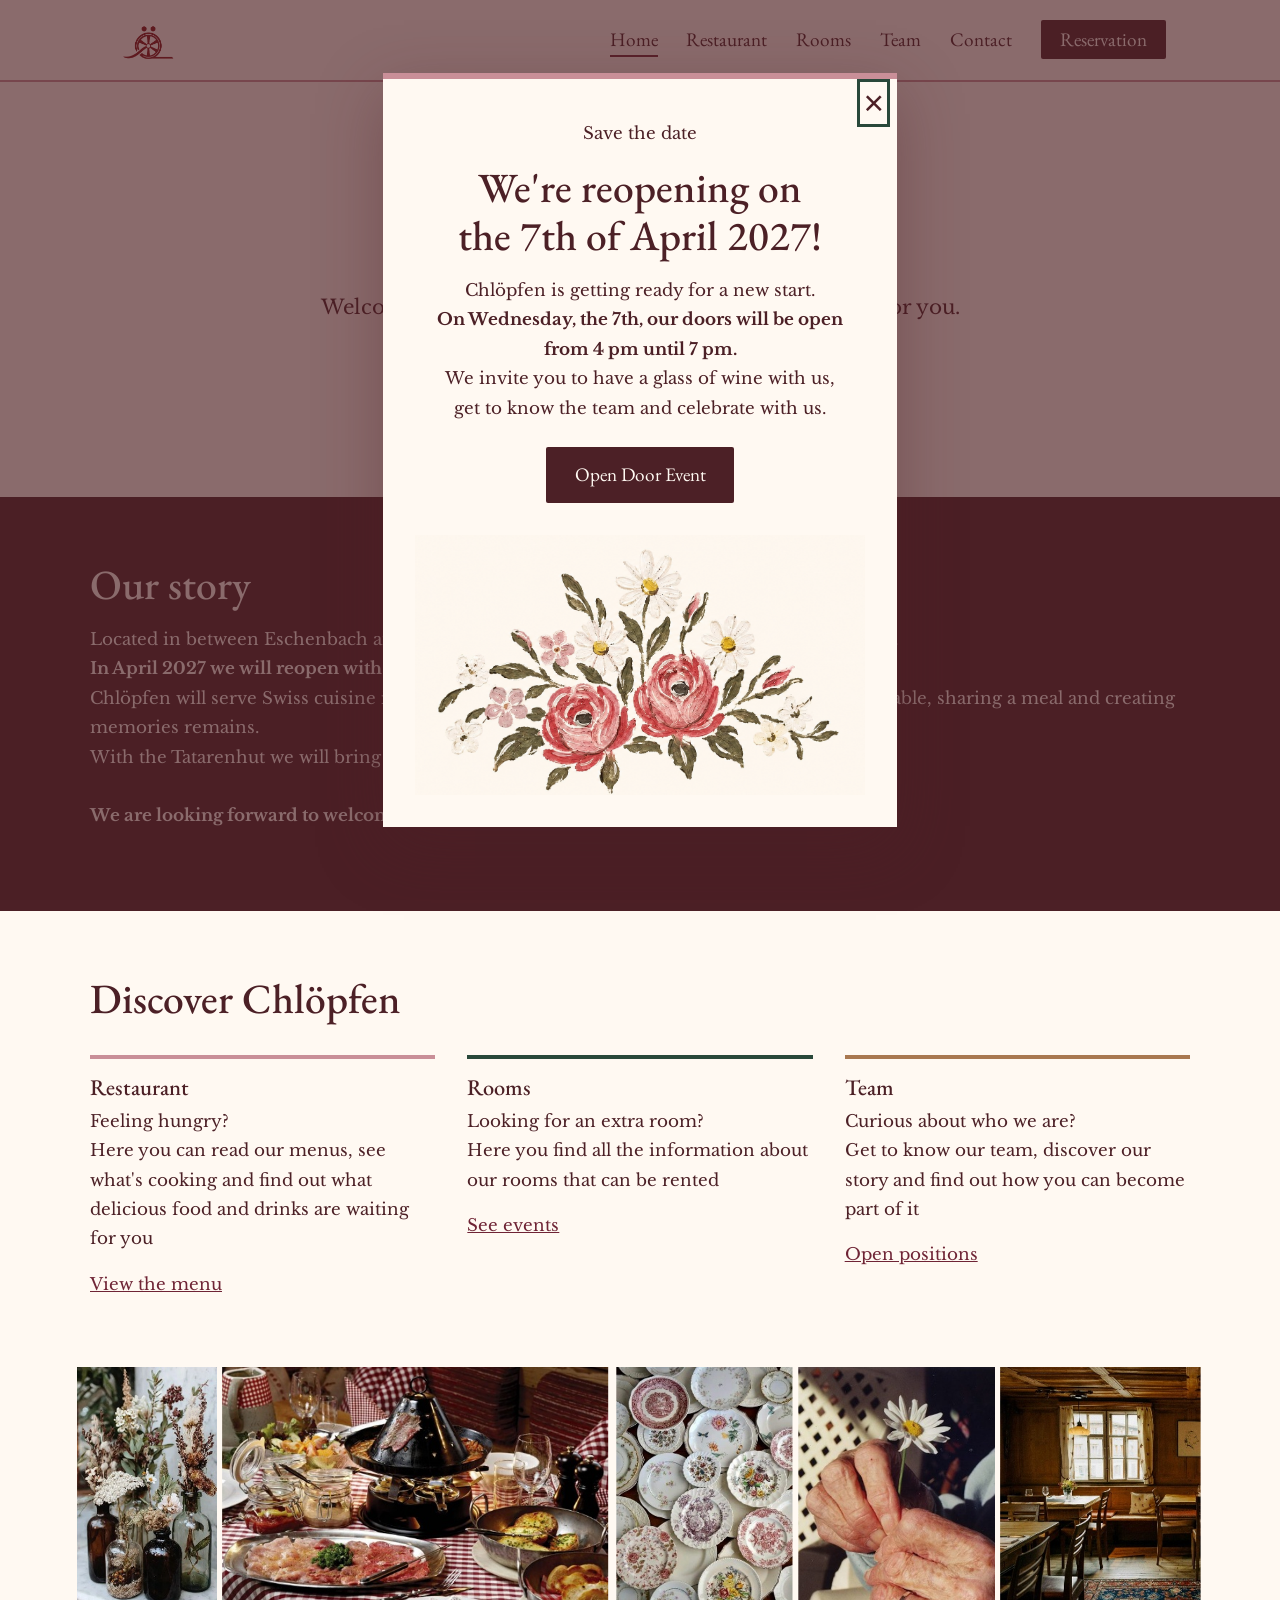
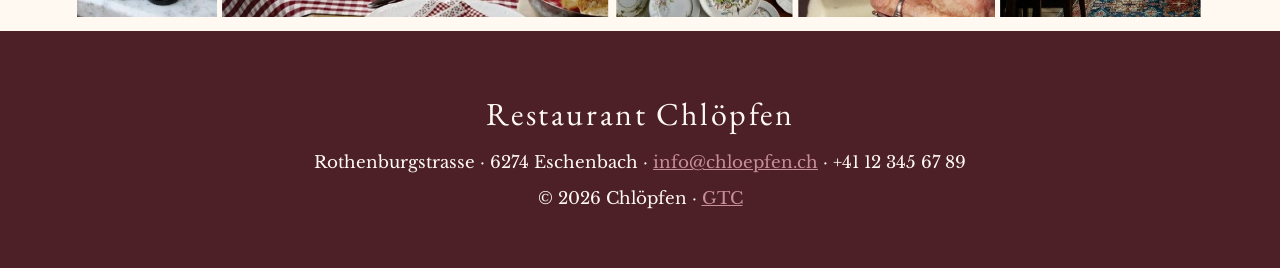
<file: index.html>
<!DOCTYPE html>
<html lang="en">
<head>
  <meta charset="UTF-8">
  <meta name="viewport" content="width=device-width, initial-scale=1">
  <title>Home – Chlöpfen Restaurant</title>
  <meta name="description" content="Chlöpfen Restaurant – Welcome">
  <link rel="icon" href="images/logo-small.png">
  <link rel="preconnect" href="https://fonts.googleapis.com">
  <link rel="preconnect" href="https://fonts.gstatic.com" crossorigin>
  <link href="https://fonts.googleapis.com/css2?family=EB+Garamond:wght@400;500;600&family=Libre+Baskerville&display=swap" rel="stylesheet">
  <link rel="stylesheet" href="style.css">
</head>
<body>

  <!-- HEADER / NAVIGATION -->
  <header class="site-header">
    <nav class="nav" aria-label="Main">
      <a class="brand" href="index.html"><img src="images/logo-small.png" alt="images/logo-small.png"></a>
      <input type="checkbox" id="menu" class="menu-toggle" aria-label="Open menu">
      <label for="menu" class="menu-btn">Menu</label>
      <ul>
        <li><a href="index.html" class="active">Home</a></li>
        <li><a href="restaurant.html">Restaurant</a></li>
        <li><a href="rooms.html">Rooms</a></li>
        <li><a href="team.html">Team</a></li>
        <li><a href="contact.html">Contact</a></li>
        <li><a href="reservation.html" class="cta">Reservation</a></li>
      </ul>
    </nav>
  </header>

    <main>
    <!-- HERO: BIG LOGO AT THE TOP -->
    <section class="hero">
      <img src="images/logo.png" alt="Chlöpfen Restaurant">
      <p>Welcome to Chlöpfen. Good food, warm hosts, a table for you.</p>
      <a class="btn" href="reservation.html">Reserve a table</a>
      <a class="btn alt" href="pdf/Menu.pdf" download>Download menu</a>
    </section>

    <!-- OUR STORY (red band) -->
   <section class="band">
  <div class="wrap">
    <h2>Our story</h2>
    <p class="wide-text">
      Located in between Eschenbach and Rothenburg, Chlöpfen has welcomed guests for decades.<br>
      <strong>In April 2027 we will reopen with a new concept.</strong><br>
      Chlöpfen will serve Swiss cuisine in a new way. The concept of sitting together around a big table, sharing a meal and creating memories remains.<br>
      With the Tatarenhut we will bring a new experience to the region.<br> <br> 
      <b>We are looking forward to welcoming you soon!</b>
    </p>
  </div>
</section>

    <!-- DISCOVER CHLÖPFEN -->
    <section>
      <div class="wrap">
        <h2>Discover Chlöpfen</h2>
        <div class="grid">
          <div class="card"><h3>Restaurant</h3><p>Feeling hungry? <br> Here you can read our menus, see what's cooking and find out what delicious food and drinks are waiting for you</p><a href="restaurant.html">View the menu</a></div>
          <div class="card"><h3>Rooms</h3><p>Looking for an extra room? <br> Here you find all the information about our rooms that can be rented</p><a href="rooms.html">See events</a></div>
          <div class="card"><h3>Team</h3><p>Curious about who we are? <br> Get to know our team, discover our story and find out how you can become part of it</p><a href="team.html">Open positions</a></div>
        </div>
      </div>
    </section>

    <!-- WIDE PICTURE, LEFT TO RIGHT -->
    <div class="wide-photo">
      <img src="images/website moodboard.png" alt="Chlöpfen Restaurant">
    </div>

  </main>

  <!-- FOOTER -->
  <footer class="site-footer">
    <p class="name">Restaurant Chlöpfen</p>
    <p>Rothenburgstrasse · 6274 Eschenbach · <a href="mailto:info@chloepfen.ch">info@chloepfen.ch</a> · +41 12 345 67 89 
    </p>
  <p>&copy; 2026 Chlöpfen · <a href="gtc.html">GTC</a></p>
  </footer>

  <!-- POPUP: REOPENING NOTICE -->
<dialog id="notice" class="notice" aria-labelledby="notice-title">
  <button class="notice-close" id="notice-close" aria-label="Close">&times;</button>
  <p class="kicker">Save the date</p>
  <h2 id="notice-title">We're reopening on <br> the 7th of April 2027!</h2>
  <p>Chlöpfen is getting ready for a new start.<br>
  <strong>On Wednesday, the 7th, our doors will be open <br> from 4 pm until 7 pm.</strong><br>
  We invite you to have a glass of wine with us, 
    <br>
    get to know the team and celebrate with us.</p>
  <a class="btn" href="images/Flyer opening.png" download="Flyer opening.png">Open Door Event</a>
  <img src="images/flowers.png" alt="Chlöpfen Restaurant">
</dialog>
  
  <script>
    (function(){
      var box = document.getElementById('notice');
      if(!box || typeof box.showModal !== 'function') return;

      var seen = false;
      try{ seen = sessionStorage.getItem('noticeSeen'); }catch(e){}
      if(seen) return;

      var hasIntro = document.documentElement.classList.contains('has-intro');
      setTimeout(function(){ box.showModal(); }, hasIntro ? 3600 : 800);

      function close(){
        box.close();
        try{ sessionStorage.setItem('noticeSeen','1'); }catch(e){}
      }
      document.getElementById('notice-close').addEventListener('click', close);
      box.addEventListener('click', function(e){ if(e.target === box) close(); });
      box.addEventListener('cancel', function(){ try{ sessionStorage.setItem('noticeSeen','1'); }catch(e){} });
    })();
  </script>
  </body>
</html>
</file>
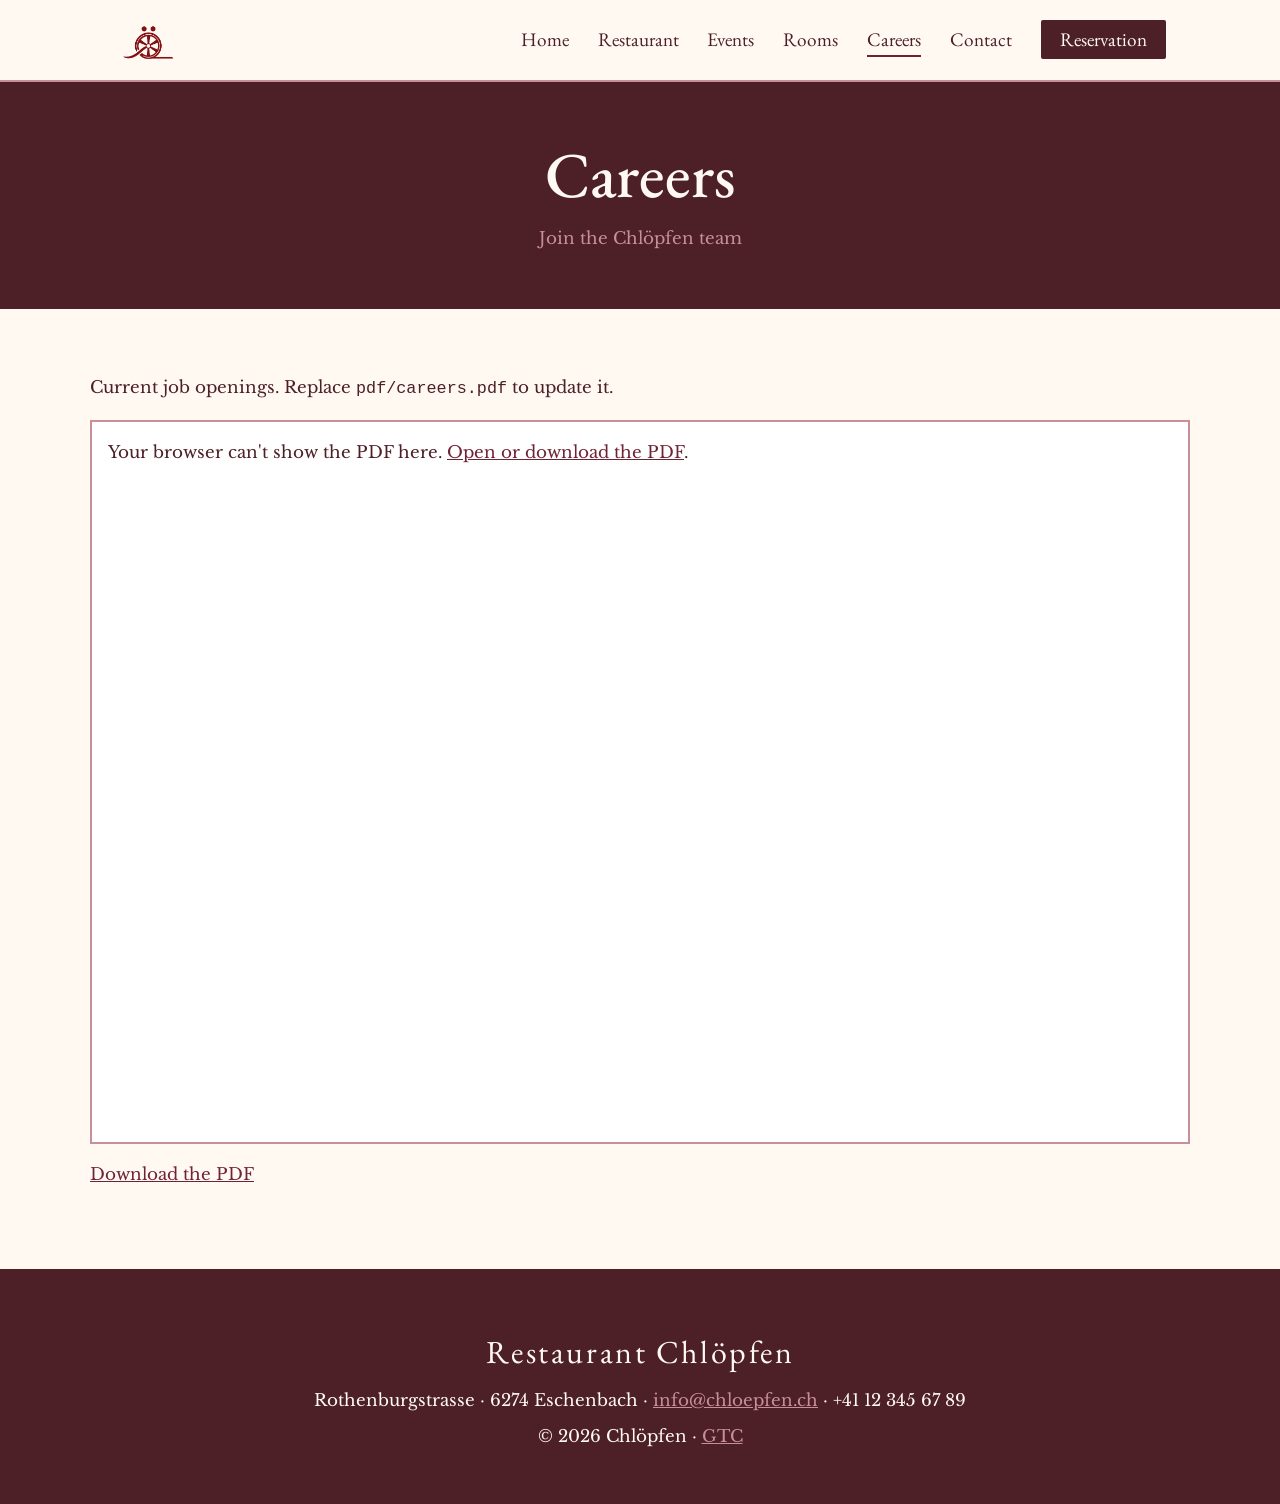
<file: careers.html>
<!DOCTYPE html>
<html lang="en">
<head>
  <meta charset="UTF-8">
  <meta name="viewport" content="width=device-width, initial-scale=1">
  <title>Careers – Chlöpfen Restaurant</title>
  <meta name="description" content="Chlöpfen Restaurant – Join the Chlöpfen team">
  <link rel="icon" href="images/logo-small.png">
  <link rel="preconnect" href="https://fonts.googleapis.com">
  <link rel="preconnect" href="https://fonts.gstatic.com" crossorigin>
  <link href="https://fonts.googleapis.com/css2?family=EB+Garamond:wght@400;500;600&family=Libre+Baskerville&display=swap" rel="stylesheet">
  <link rel="stylesheet" href="style.css">
</head>
<body>

  <!-- HEADER / NAVIGATION -->
  <header class="site-header">
    <nav class="nav" aria-label="Main">
      <a class="brand" href="index.html"><img src="images/logo-small.png" alt="Chlöpfen – Home"></a>
      <input type="checkbox" id="menu" class="menu-toggle" aria-label="Open menu">
      <label for="menu" class="menu-btn">Menu</label>
      <ul>
        <li><a href="index.html">Home</a></li>
        <li><a href="restaurant.html">Restaurant</a></li>
        <li><a href="events.html">Events</a></li>
        <li><a href="rooms.html">Rooms</a></li>
        <li><a href="careers.html" class="active">Careers</a></li>
        <li><a href="contact.html">Contact</a></li>
        <li><a href="reservation.html" class="cta">Reservation</a></li>
      </ul>
    </nav>
  </header>

  <main>
    <div class="page-title">
      <h1>Careers</h1>
      <p>Join the Chlöpfen team</p>
    </div>
    <section>
      <div class="wrap">
        <p>Current job openings. Replace <code>pdf/careers.pdf</code> to update it.</p>
        <div class="pdf-box">
          <object data="pdf/careers.pdf" type="application/pdf">
            <p style="padding:1rem">Your browser can't show the PDF here. <a href="pdf/careers.pdf">Open or download the PDF</a>.</p>
          </object>
        </div>
        <p class="pdf-note"><a href="pdf/careers.pdf" download>Download the PDF</a></p>
      </div>
    </section>
  </main>

   <!-- FOOTER -->
  <footer class="site-footer">
    <p class="name">Restaurant Chlöpfen</p>
    <p>Rothenburgstrasse · 6274 Eschenbach · <a href="mailto:info@chloepfen.ch">info@chloepfen.ch</a> · +41 12 345 67 89 
    </p>
  <p>&copy; 2026 Chlöpfen · <a href="gtc.html">GTC</a></p>
  </footer>

</body>
</html>
</file>
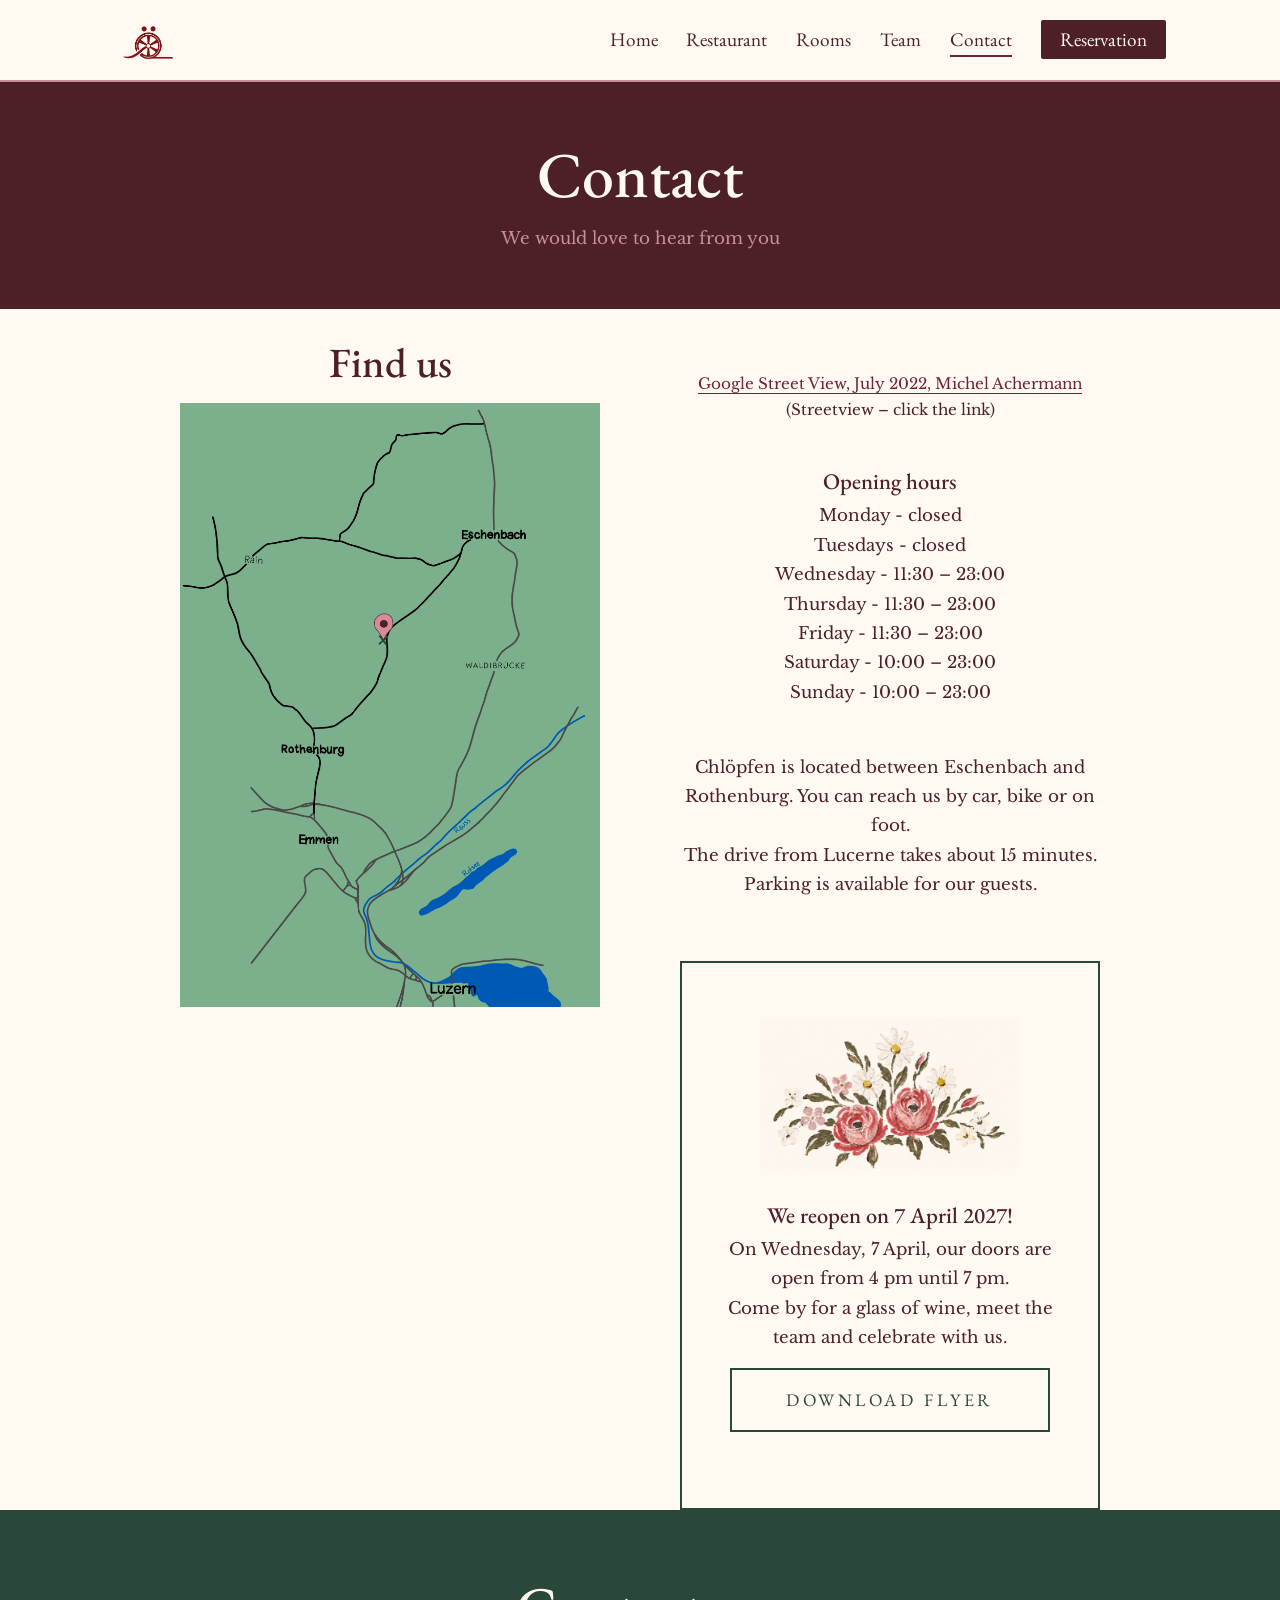
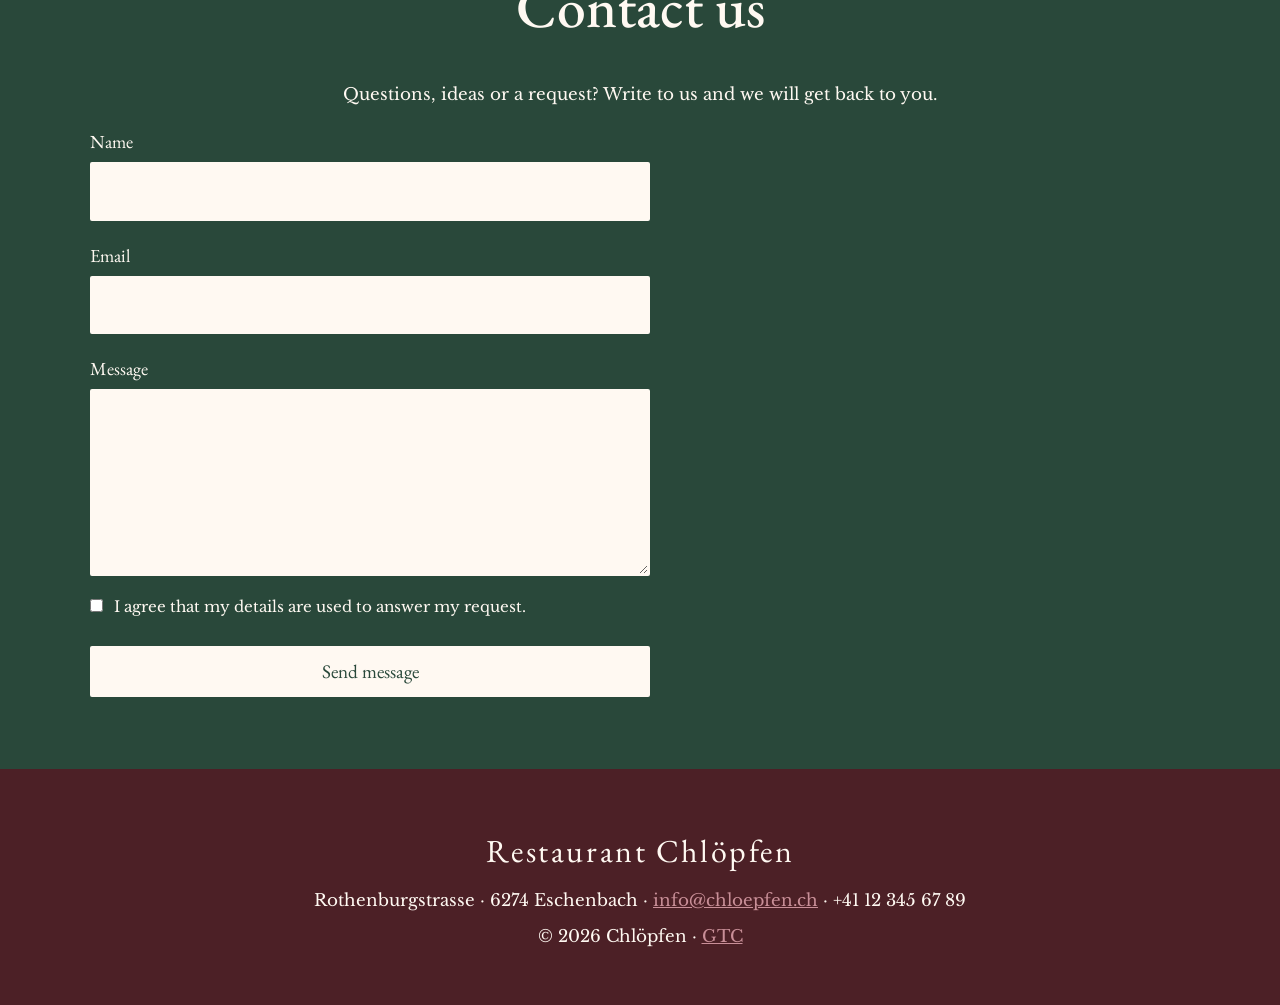
<file: contact.html>
<!DOCTYPE html>
<html lang="en">
<head>
  <meta charset="UTF-8">
  <meta name="viewport" content="width=device-width, initial-scale=1">
  <title>Contact – Chlöpfen Restaurant</title>
  <meta name="description" content="Chlöpfen Restaurant – We would love to hear from you">
  <link rel="icon" href="images/logo-small.png">
  <link rel="preconnect" href="https://fonts.googleapis.com">
  <link rel="preconnect" href="https://fonts.gstatic.com" crossorigin>
  <link href="https://fonts.googleapis.com/css2?family=EB+Garamond:wght@400;500;600&family=Libre+Baskerville&display=swap" rel="stylesheet">
  <link rel="stylesheet" href="style.css">
</head>
<body>

  <!-- HEADER / NAVIGATION -->
  <header class="site-header">
    <nav class="nav" aria-label="Main">
      <a class="brand" href="index.html"><img src="images/logo-small.png" alt="Chlöpfen – Home"></a>
      <input type="checkbox" id="menu" class="menu-toggle" aria-label="Open menu">
      <label for="menu" class="menu-btn">Menu</label>
      <ul>
        <li><a href="index.html">Home</a></li>
        <li><a href="restaurant.html">Restaurant</a></li>
        <li><a href="rooms.html">Rooms</a></li>
        <li><a href="team.html">Team</a></li>
        <li><a href="contact.html" class="active">Contact</a></li>
        <li><a href="reservation.html" class="cta">Reservation</a></li>
      </ul>
    </nav>
  </header>

  <main>
    <div class="page-title">
      <h1>Contact</h1>
      <p>We would love to hear from you</p>
    </div>

 <div class="contact-grid">

  <!-- LEFT: ONLY THE MAP PICTURE -->
  <div class="contact-left">
    <br>
    <h2>Find us</h2>
    <a href="https://www.google.com/maps/place/Chl%C3%B6pfen+Spielplatz/@47.1170355,8.2931791,1168m/data=!3m1!1e3!4m14!1m7!3m6!1s0x478ffd2143184e11:0x60bc151f59f52b87!2zQ2hsw7ZwZmVu!8m2!3d47.1237154!4d8.3082579!16s%2Fg%2F1tdq9hd2!3m5!1s0x478ffd214f000001:0xead5c4b0a8ea30fa!8m2!3d47.1139387!4d8.2906988!16s%2Fg%2F11xzhx3hs4?entry=ttu&g_ep=EgoyMDI2MTExMC4wIKXMDSoASAFQAw%3D%3D" target="_blank" rel="noopener noreferrer">
      <img src="images/Map.png" alt="Map of Chlöpfen Restaurant, click to open the location in Google Maps">
    </a>
    <br>
  </div>

  <!-- RIGHT: TEXT, HOURS, STREET VIEW, FLYER -->
  <div class="contact-right">
  <br>
     <p class="credit">
      <a href="https://www.google.com/maps/place/Restaurant+Kl%C3%B6pfen/@47.1137738,8.2914243,3a,68.7y,19.79h,115.45t/data=!3m7!1e1!3m5!1sCIHM0ogKEICAgIDO5oiUdA!2e10!6shttps:%2F%2Flh3.googleusercontent.com%2Fgpms-cs-s%2FABJJf5194MJY7ZURS1Gxo3gvuDx9riRDUW2nL_VAtie-DvoHa7O9X80DkvKzHV2tZhH1hrBUEFhozrxyAmyBbDyzBgU6qxzp4tgVvQC25o9unpPVBFT6jT7J6DsTZ8ldvFItyNRElOql%3Dw900-h600-k-no-pi-25.44948072258805-ya113.61807754358563-ro0-fo100!7i7680!8i3840!4m6!3m5!1s0x478ffd2143184e11:0x60bc151f59f52b87!8m2!3d47.1143194!4d8.2913277!16s%2Fg%2F1tdq9hd2?entry=ttu&g_ep=EgoyMDI2MDYwOS4wIKXMDSoASAFQAw%3D%3D" target="_blank" rel="noopener noreferrer">Google Street View, July 2022, Michel Achermann</a><br>
      (Streetview – click the link)
    </p>
   <br>
    <h3>Opening hours</h3>
    <p>Monday - closed
      <br>
      Tuesdays - closed
      <br>
      Wednesday  -  11:30 – 23:00
       <br>
      Thursday  -  11:30 – 23:00
       <br>
      Friday  -  11:30 – 23:00
      <br>
      Saturday  -  10:00 – 23:00
      <br>
      Sunday  -   10:00 – 23:00
  <br>
    </p>
  <br>
     <p>Chlöpfen is located between Eschenbach and Rothenburg. You can reach us by car, bike or on foot. 
      <br>
      The drive from Lucerne takes about 15 minutes. Parking is available for our guests.</p>
  <br>
    <div class="reopen-box">
    <img class="small-photo" src="images/flowers.png" alt="Chlöpfen Restaurant">
    <br>
    <h3>We reopen on 7 April 2027!</h3>
    <p>On Wednesday, 7 April, our doors are open from 4 pm until 7 pm. 
      <br>
      Come by for a glass of wine, meet the team and celebrate with us.</p>
   <a class="btn-green" href="images/Flyer opening.png" download="Chloepfen-Open-Door-Event.png">Download flyer</a>
      <br>
      </div>
  </div>   <!-- closes contact-right -->
</div>     <!-- closes contact-grid -->
</div>     <!-- closes wrap -->
</section> <!-- closes the top section -->

<!-- BOTTOM: CONTACT FORM (green) -->
<section class="reserve">
  <div class="wrap">
    <h2 class="section-title">Contact us</h2>
    <p class="center-text">Questions, ideas or a request? Write to us and we will get back to you.</p>

    <form class="reserve-form" action="mailto:info@chloepfen.ch" method="post" enctype="text/plain">
      <label>Name
        <input type="text" name="name" required>
      </label>
      <label>Email
        <input type="email" name="email" required>
      </label>
      <label>Message
        <textarea name="message" rows="5" required></textarea>
      </label>
      <label class="consent">
        <input type="checkbox" name="consent" required>
        <span>I agree that my details are used to answer my request.</span>
      </label>
      <button class="btn" type="submit">Send message</button>
    </form>
  </div>
</section>
</main>
  </main>

  <!-- FOOTER -->
  <footer class="site-footer">
    <p class="name">Restaurant Chlöpfen</p>
    <p>Rothenburgstrasse · 6274 Eschenbach · <a href="mailto:info@chloepfen.ch">info@chloepfen.ch</a> · +41 12 345 67 89</p>
  <p>&copy; 2026 Chlöpfen · <a href="gtc.html">GTC</a></p>
  </footer>

</body>
</html>
</file>
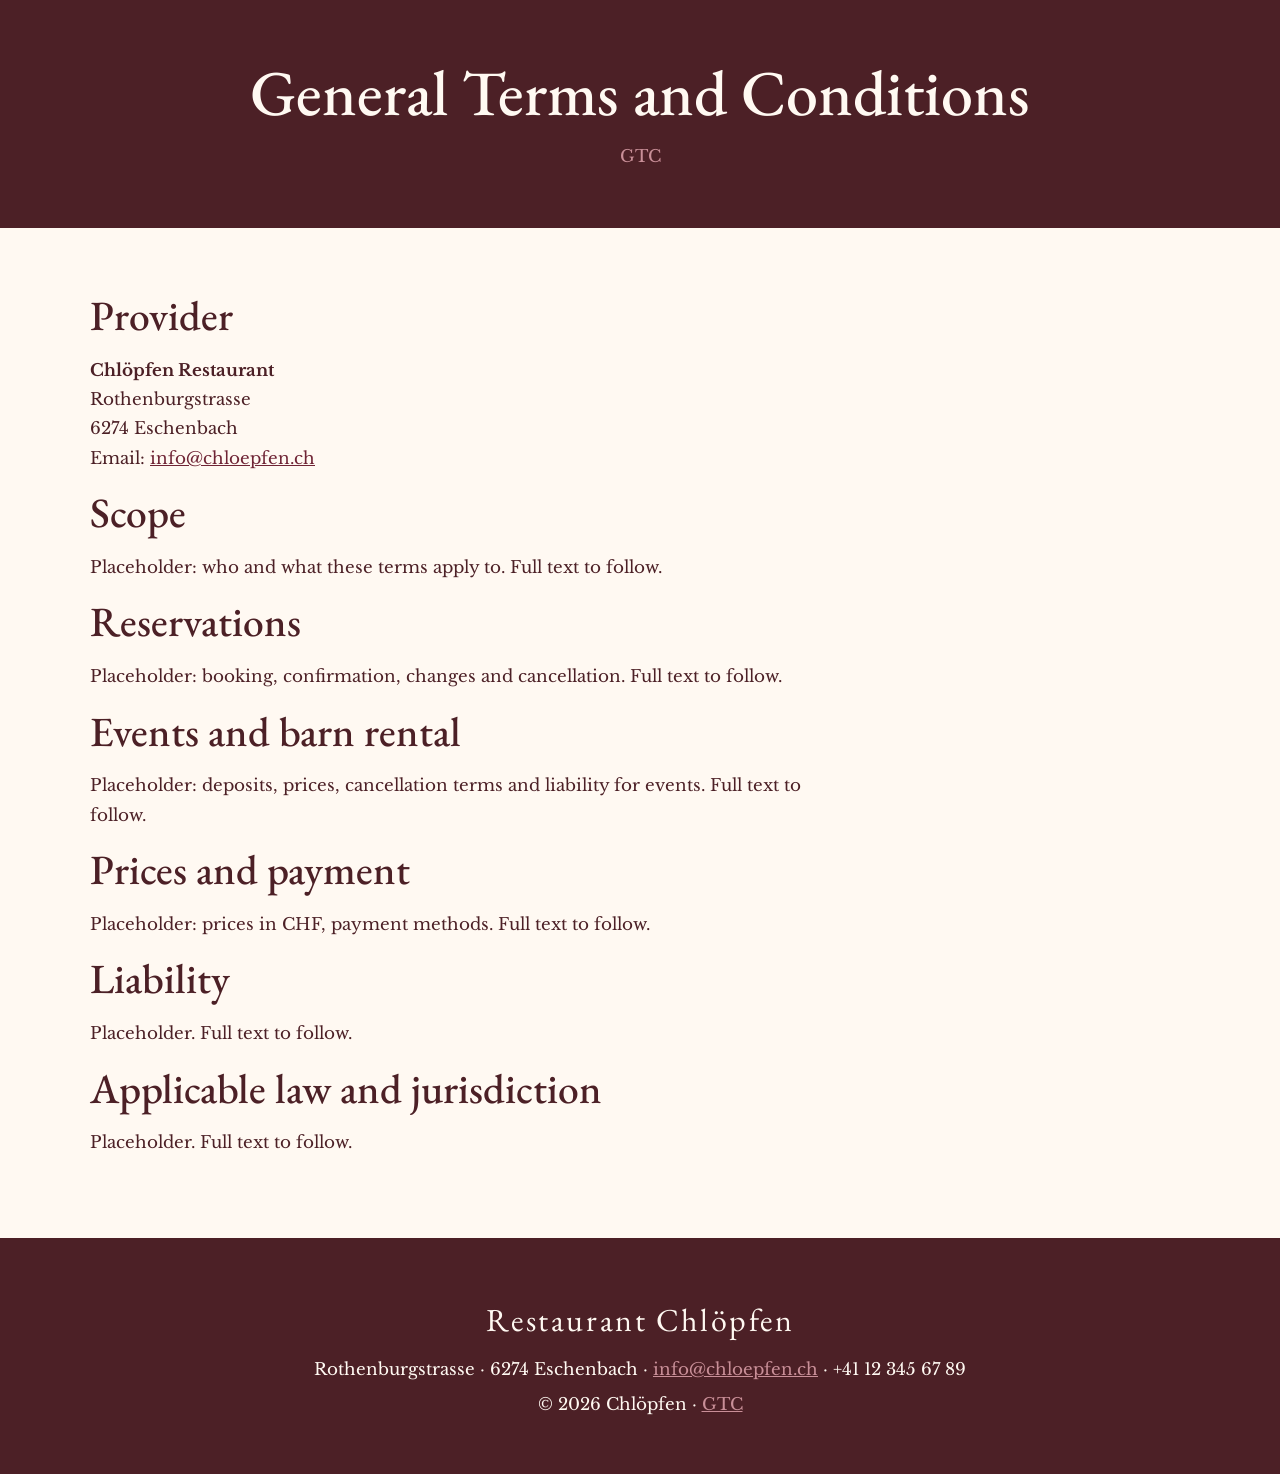
<file: gtc.html>
<!DOCTYPE html>
<html lang="en">
<head>
  <meta charset="UTF-8">
  <meta name="viewport" content="width=device-width, initial-scale=1">
  <title>GTC – Chlöpfen Restaurant</title>
  <link rel="icon" href="images/logo-small.png">
  <link rel="preconnect" href="https://fonts.googleapis.com">
  <link rel="preconnect" href="https://fonts.gstatic.com" crossorigin>
  <link href="https://fonts.googleapis.com/css2?family=EB+Garamond:wght@400;500;600&family=Libre+Baskerville&display=swap" rel="stylesheet">
  <link rel="stylesheet" href="style.css">
</head>
<body>

  <main>
    <div class="page-title">
      <h1>General Terms and Conditions</h1>
      <p>GTC</p>
    </div>

    <section>
      <div class="wrap legal">

        <h2>Provider</h2>
        <p><strong>Chlöpfen Restaurant</strong><br>
        Rothenburgstrasse<br>
        6274 Eschenbach<br>
        Email: <a href="mailto:info@chloepfen.ch">info@chloepfen.ch</a></p>

        <h2>Scope</h2>
        <p>Placeholder: who and what these terms apply to. Full text to follow.</p>

        <h2>Reservations</h2>
        <p>Placeholder: booking, confirmation, changes and cancellation. Full text to follow.</p>

        <h2>Events and barn rental</h2>
        <p>Placeholder: deposits, prices, cancellation terms and liability for events. Full text to follow.</p>

        <h2>Prices and payment</h2>
        <p>Placeholder: prices in CHF, payment methods. Full text to follow.</p>

        <h2>Liability</h2>
        <p>Placeholder. Full text to follow.</p>

        <h2>Applicable law and jurisdiction</h2>
        <p>Placeholder. Full text to follow.</p>

      </div>
    </section>
  </main>

  <!-- FOOTER -->
  <footer class="site-footer">
    <p class="name">Restaurant Chlöpfen</p>
    <p>Rothenburgstrasse · 6274 Eschenbach · <a href="mailto:info@chloepfen.ch">info@chloepfen.ch</a> · +41 12 345 67 89 
    </p>
  <p>&copy; 2026 Chlöpfen · <a href="gtc.html">GTC</a></p>
  </footer>

</body>
</html>
</file>
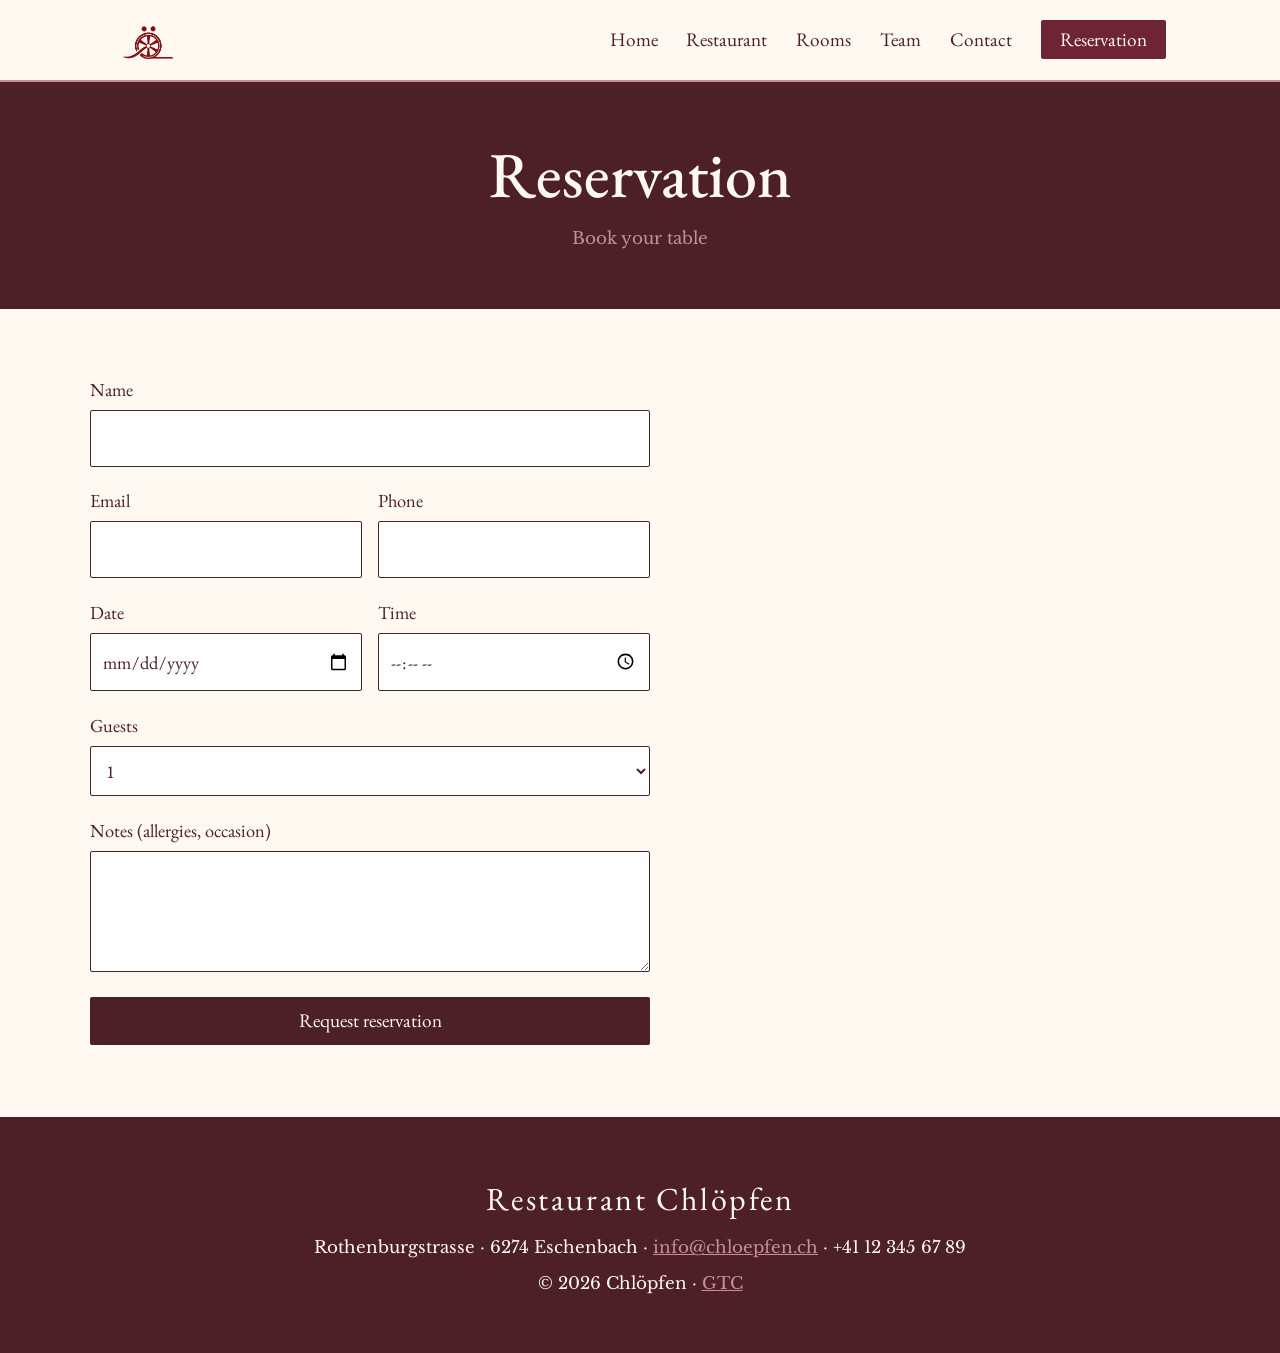
<file: reservation.html>
<!DOCTYPE html>
<html lang="en">
<head>
  <meta charset="UTF-8">
  <meta name="viewport" content="width=device-width, initial-scale=1">
  <title>Reservation – Chlöpfen Restaurant</title>
  <meta name="description" content="Chlöpfen Restaurant – Book your table">
  <link rel="icon" href="images/logo-small.png">
  <link rel="preconnect" href="https://fonts.googleapis.com">
  <link rel="preconnect" href="https://fonts.gstatic.com" crossorigin>
  <link href="https://fonts.googleapis.com/css2?family=EB+Garamond:wght@400;500;600&family=Libre+Baskerville&display=swap" rel="stylesheet">
  <link rel="stylesheet" href="style.css">
</head>
<body>

  <!-- HEADER / NAVIGATION -->
  <header class="site-header">
    <nav class="nav" aria-label="Main">
      <a class="brand" href="index.html"><img src="images/logo-small.png" alt="Chlöpfen – Home"></a>
      <input type="checkbox" id="menu" class="menu-toggle" aria-label="Open menu">
      <label for="menu" class="menu-btn">Menu</label>
      <ul>
        <li><a href="index.html">Home</a></li>
        <li><a href="restaurant.html">Restaurant</a></li>
        <li><a href="rooms.html">Rooms</a></li>
        <li><a href="team.html">Team</a></li>
        <li><a href="contact.html">Contact</a></li>
        <li><a href="reservation.html" class="cta active">Reservation</a></li>
      </ul>
    </nav>
  </header>

  <main>
    <div class="page-title">
      <h1>Reservation</h1>
      <p>Book your table</p>
    </div>
    <section>
      <div class="wrap">
        <form action="mailto:info@chloepfen.ch" method="post" enctype="text/plain">
          <label>Name <input type="text" name="name" required></label>
          <div class="row">
            <label>Email <input type="email" name="email" required></label>
            <label>Phone <input type="tel" name="phone"></label>
          </div>
          <div class="row">
            <label>Date <input type="date" name="date" required></label>
            <label>Time <input type="time" name="time" required></label>
          </div>
          <label>Guests
            <select name="guests"><option>1</option><option>2</option><option>3</option><option>4</option><option>5</option><option>6</option><option>7</option><option>8</option><option>9+</option></select>
          </label>
          <label>Notes (allergies, occasion) <textarea name="notes" rows="3"></textarea></label>
          <button class="btn" type="submit">Request reservation</button>
        </form>
      </div>
    </section>
  </main>

  <!-- FOOTER -->
  <footer class="site-footer">
    <p class="name">Restaurant Chlöpfen</p>
    <p>Rothenburgstrasse · 6274 Eschenbach · <a href="mailto:info@chloepfen.ch">info@chloepfen.ch</a> · +41 12 345 67 89 
    </p>
    <p>&copy; 2026 Chlöpfen · <a href="gtc.html">GTC</a></p>
  </footer>

</body>
</html>
</file>
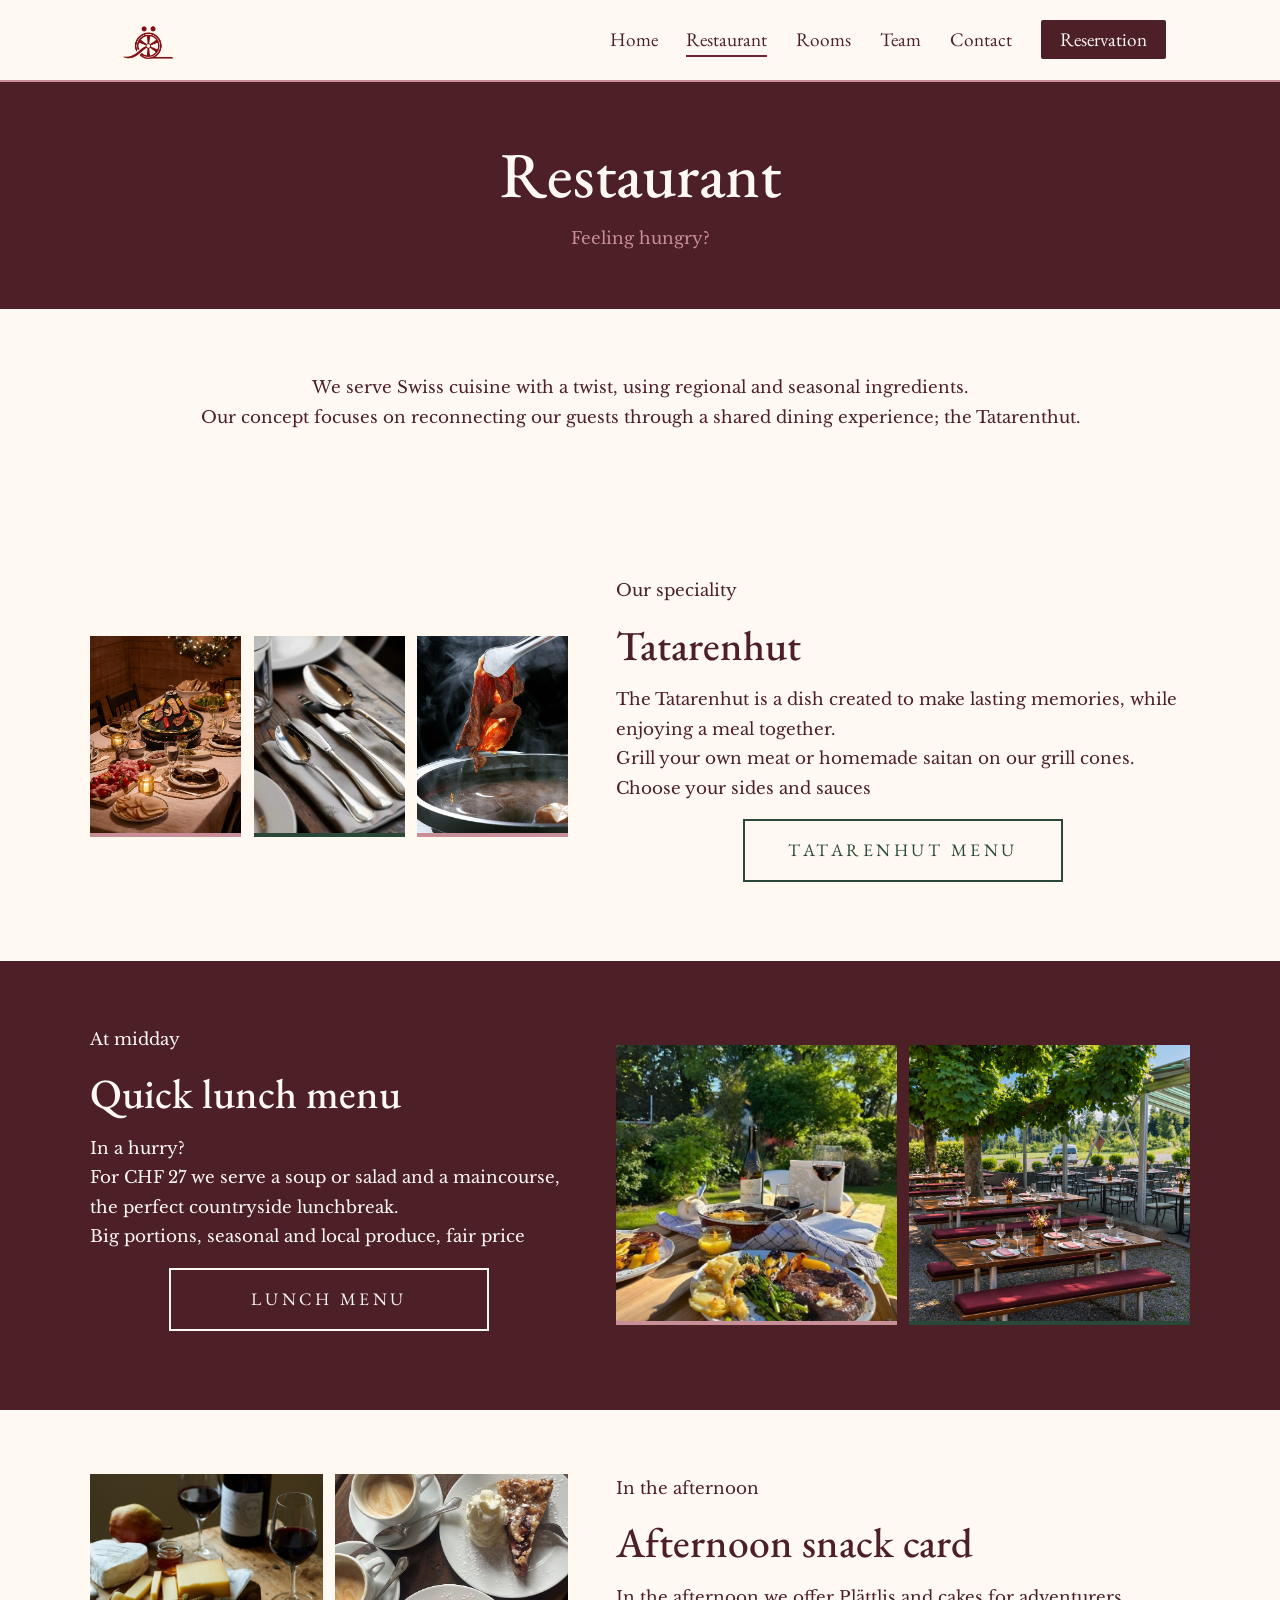
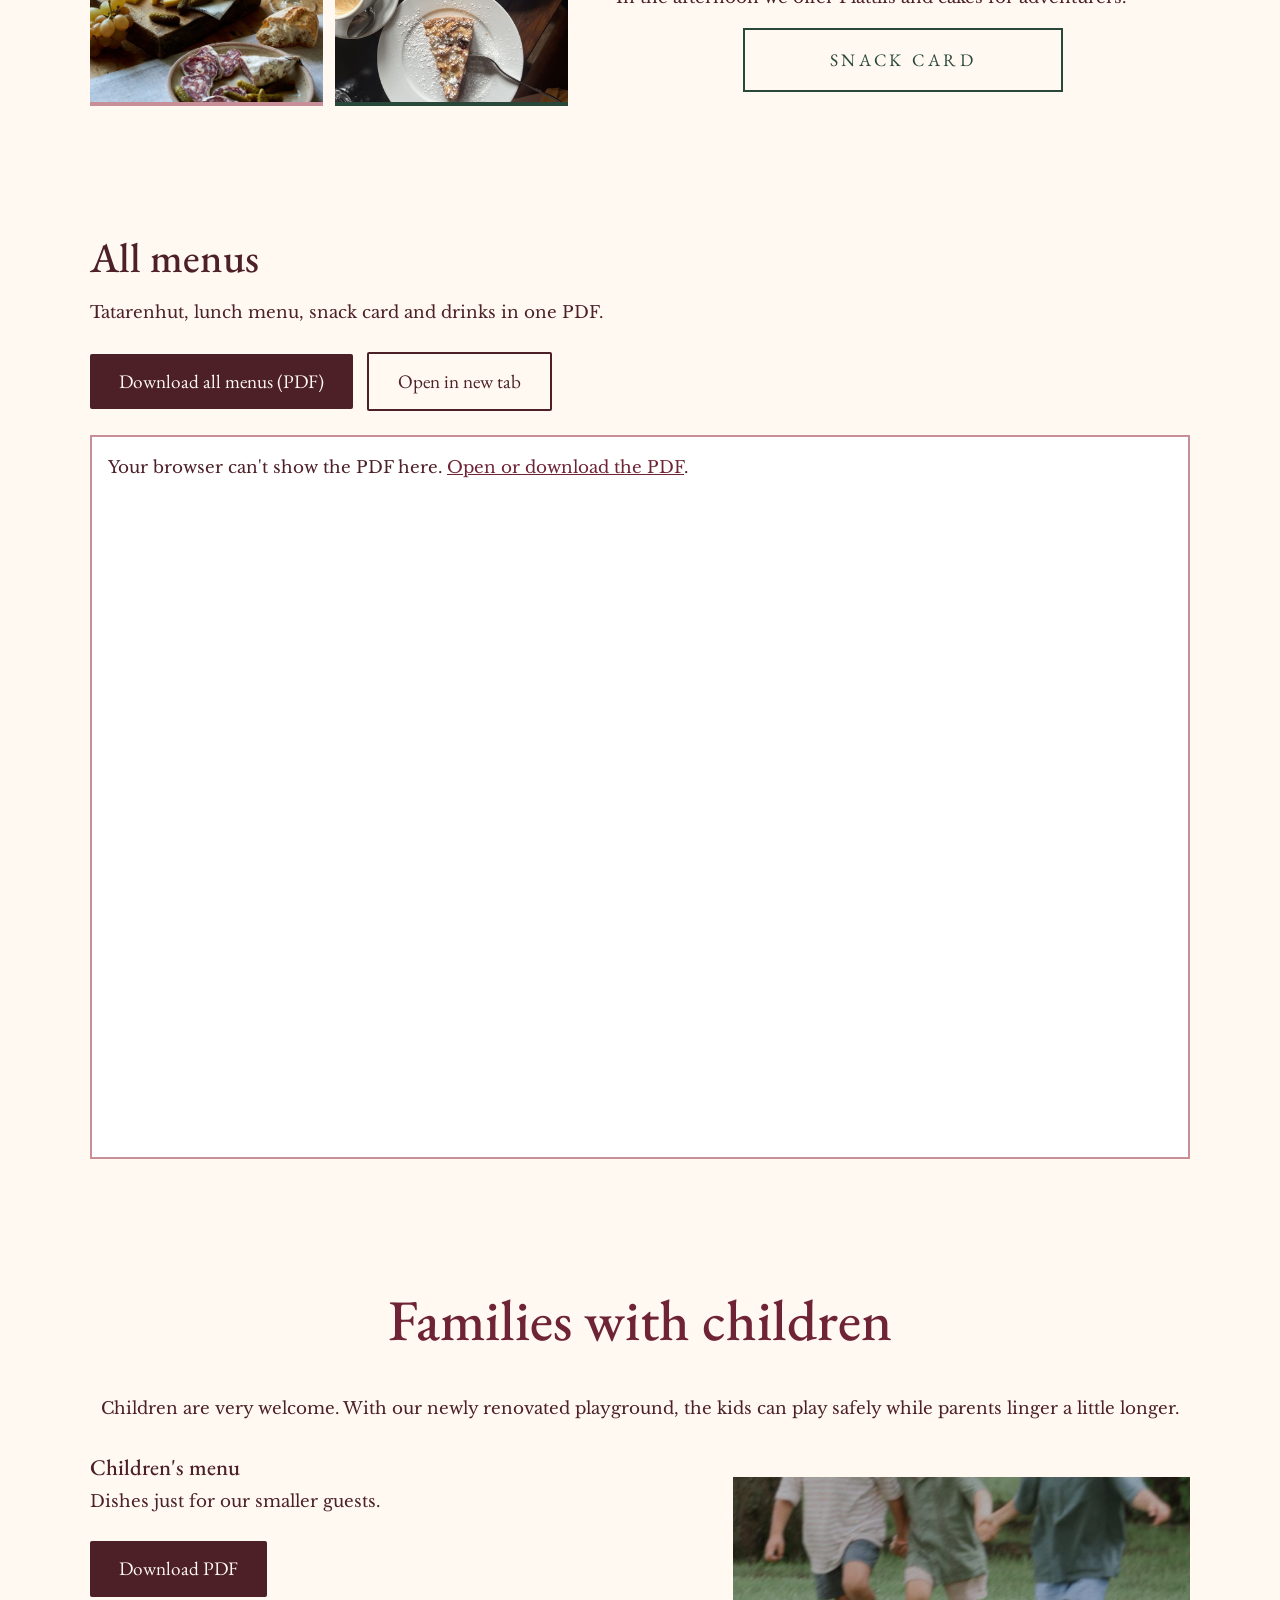
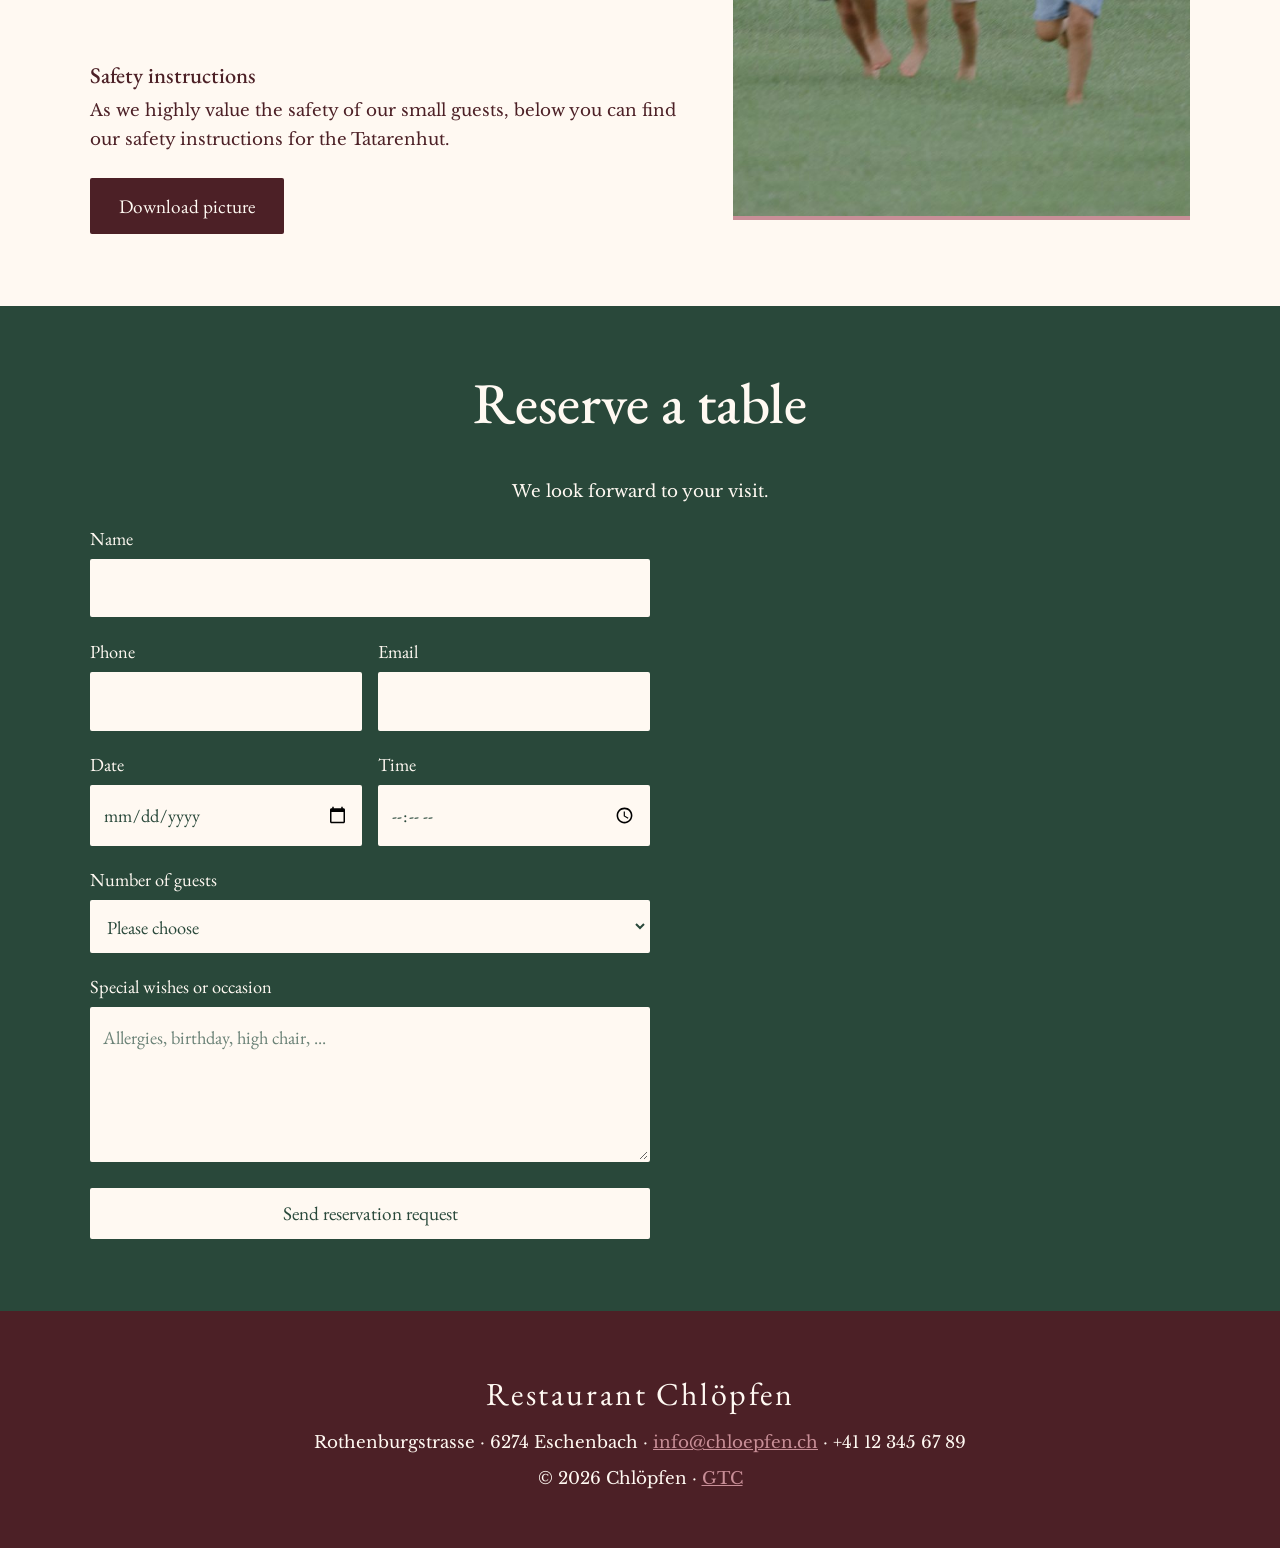
<file: restaurant.html>
<!DOCTYPE html>
<html lang="en">
<head>
  <meta charset="UTF-8">
  <meta name="viewport" content="width=device-width, initial-scale=1">
  <title>Restaurant – Chlöpfen Restaurant</title>
  <meta name="description" content="Chlöpfen Restaurant – Tatarenhut, lunch menu, afternoon snacks and family offers">
  <link rel="icon" href="images/logo-small.png">
  <link rel="preconnect" href="https://fonts.googleapis.com">
  <link rel="preconnect" href="https://fonts.gstatic.com" crossorigin>
  <link href="https://fonts.googleapis.com/css2?family=EB+Garamond:wght@400;500;600&family=Libre+Baskerville&display=swap" rel="stylesheet">
  <link rel="stylesheet" href="style.css">
</head>
<body>

  <!-- HEADER / NAVIGATION -->
  <header class="site-header">
    <nav class="nav" aria-label="Main">
      <a class="brand" href="index.html"><img src="images/logo-small.png" alt="Chlöpfen – Home"></a>
      <input type="checkbox" id="menu" class="menu-toggle" aria-label="Open menu">
      <label for="menu" class="menu-btn">Menu</label>
      <ul>
        <li><a href="index.html">Home</a></li>
        <li><a href="restaurant.html" class="active">Restaurant</a></li>
        <li><a href="rooms.html">Rooms</a></li>
        <li><a href="team.html">Team</a></li>
        <li><a href="contact.html">Contact</a></li>
        <li><a href="reservation.html" class="cta">Reservation</a></li>
      </ul>
    </nav>
  </header>

  <main>
    <div class="page-title">
      <h1>Restaurant</h1>
      <p>Feeling hungry?</p>
    </div>

    <!-- INTRO -->
    <section>
      <div class="wrap">
        <p class="center-text">We serve Swiss cuisine with a twist, using regional and seasonal ingredients. 
          <br>
          Our concept focuses on reconnecting our guests through a shared dining experience; the Tatarenthut.
          </p>
      </div>
    </section>

    <!-- OFFER 1: TATARENHUT (picture left, text right) -->
   <section>
  <div class="wrap">
    <div class="split offer">

      <div class="gallery three">
        <img src="images/tatarenhut 1.png" alt="The Tatarenhut at Chlöpfen">
        <img src="images/tatarenhut 2.jpg" alt="Tatarenhut served at the table">
        <img src="images/tatarenhut 3.jpg" alt="Tatarenhut detail">
      </div>

      <div class="split-text">
  <p class="kicker">Our speciality</p>
  <h2>Tatarenhut</h2>
  <p>The Tatarenhut is a dish created to make lasting memories, while enjoying a meal together.
  <br>
  Grill your own meat or homemade saitan on our grill cones. Choose your sides and sauces</p>
  <a class="btn-green" href="pdf/Menu Chlöpfen Final-1-5.pdf" download>Tatarenhut menu</a>
</div>

    </div>
  </div>
</section>

    <!-- OFFER 2: QUICK LUNCH MENU (text left, picture right) -->
    <section class="band">
  <div class="wrap">
    <div class="split offer flip">

     <div class="split-text">
  <p class="kicker">At midday</p>
  <h2>Quick lunch menu</h2>
  <p>In a hurry? 
    <br>
    For CHF 27 we serve a soup or salad and a maincourse, the perfect countryside lunchbreak.
  <br>
  Big portions, seasonal and local produce, fair price</p>
  <a class="btn-cream" href="pdf/Lunch.pdf" download>Lunch menu</a>
</div>

      <div class="gallery">
        <img src="images/garden 1.jpg" alt="Quick lunch menu at Chlöpfen">
        <img src="images/garden 2.png" alt="Lunch dish at Chlöpfen">
      </div>

    </div>
  </div>
</section>

          <!-- OFFER 3: AFTERNOON SNACK CARD (pictures left, text right) -->
<section>
  <div class="wrap">
    <div class="split offer">

      <div class="gallery">
        <img src="images/afternoon 1.jpg" alt="plättli at Chlöpfen">
        <img src="images/afternoon 3.jpg" alt="cake at Chlöpfen">
      </div>
      
      <div class="split-text">
  <p class="kicker">In the afternoon</p>
  <h2>Afternoon snack card</h2>
  <p>In the afternoon we offer Plättlis and cakes for adventurers.</p>
  <a class="btn-green" href="pdf/Snack.pdf" download>Snack card</a>
</div>

    </div>
  </div>
</section>
         
    <!-- ALL MENUS AS ONE PDF -->
<section>
  <div class="wrap">
    <h2>All menus</h2>
    <p>Tatarenhut, lunch menu, snack card and drinks in one PDF.</p>
    <p>
      <a class="btn" href="pdf/Menu.pdf" download>Download all menus (PDF)</a>
      <a class="btn alt" href="pdf/Menu.pdf" target="_blank" rel="noopener">Open in new tab</a>
    </p>
    <div class="pdf-box">
      <object data="pdf/Menu.pdf" type="application/pdf">
        <p style="padding:1rem">Your browser can't show the PDF here. <a href="pdf/Menu.pdf">Open or download the PDF</a>.</p>
      </object>
    </div>
  </div>
</section>

   <!-- FAMILIES WITH CHILDREN -->
<section>
  <div class="wrap">
    <h2 class="section-title">Families with children</h2>
    <p class="center-text">Children are very welcome. With our newly renovated playground, the kids can play safely while parents linger a little longer.</p>

    <div class="family-layout">

      <div class="family-cards">
        <article class="family-card">
          <h3>Children's menu</h3>
          <p>Dishes just for our smaller guests.</p>
          <a class="btn" href="pdf/Menu Chlöpfen Final-8.pdf" download>Download PDF</a>
        </article>
        <br>
        <br>

        <article class="family-card">
          <h3>Safety instructions</h3>
          <p>As we highly value the safety of our small guests, below you can find our safety instructions for the Tatarenhut.</p>
          <a class="btn" href="images/safety.jpeg" download>Download picture</a>
        </article>
      </div>

      <img src="images/kids.jpg" alt="Families at Chlöpfen">

    </div>
  </div>
</section>
 

    <!-- RESERVATION -->
   <section id="reserve" class="reserve">
      <div class="wrap">
        <h2 class="section-title">Reserve a table</h2>
        <p class="center-text">We look forward to your visit.</p>

        <form class="reserve-form" action="mailto:info@chloepfen.ch" method="post" enctype="text/plain">
          <label>Name
            <input type="text" name="name" required>
          </label>

          <div class="row">
            <label>Phone
              <input type="tel" name="phone" required>
            </label>
            <label>Email
              <input type="email" name="email" required>
            </label>
          </div>

          <div class="row">
            <label>Date
              <input type="date" name="date" required>
            </label>
            <label>Time
              <input type="time" name="time" required>
            </label>
          </div>

          <label>Number of guests
            <select name="guests" required>
              <option value="">Please choose</option>
              <option>1</option><option>2</option><option>3</option><option>4</option>
              <option>5</option><option>6</option><option>7</option><option>8</option>
              <option>9 or more</option>
            </select>
          </label>

          <label>Special wishes or occasion
            <textarea name="wishes" rows="4" placeholder="Allergies, birthday, high chair, ..."></textarea>
          </label>

          <button class="btn" type="submit">Send reservation request</button>
        </form>
      </div>
    </section>
  </main>

  <!-- FOOTER -->
  <footer class="site-footer">
    <p class="name">Restaurant Chlöpfen</p>
    <p>Rothenburgstrasse · 6274 Eschenbach · <a href="mailto:info@chloepfen.ch">info@chloepfen.ch</a> · +41 12 345 67 89</p>
    <p>&copy; 2026 Chlöpfen · <a href="gtc.html">GTC</a></p>
  </footer>

</body>
</html>
</file>
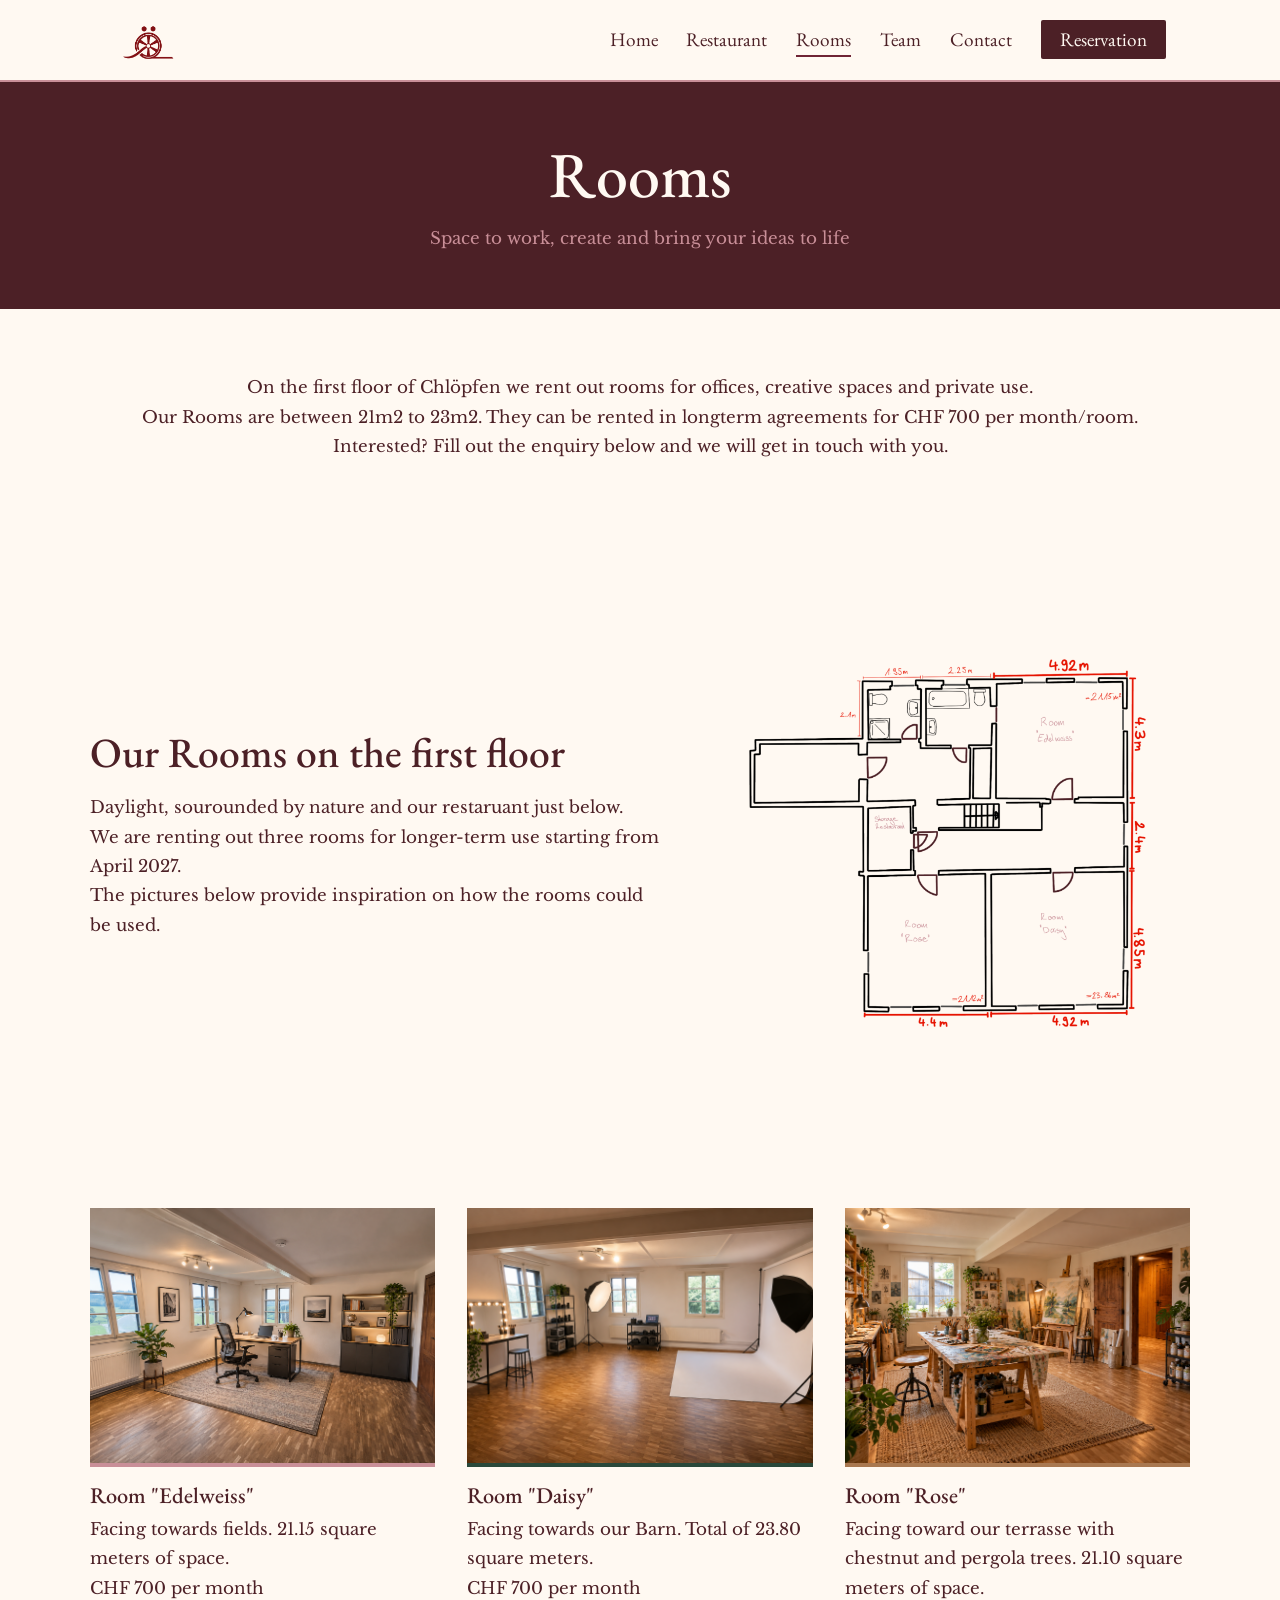
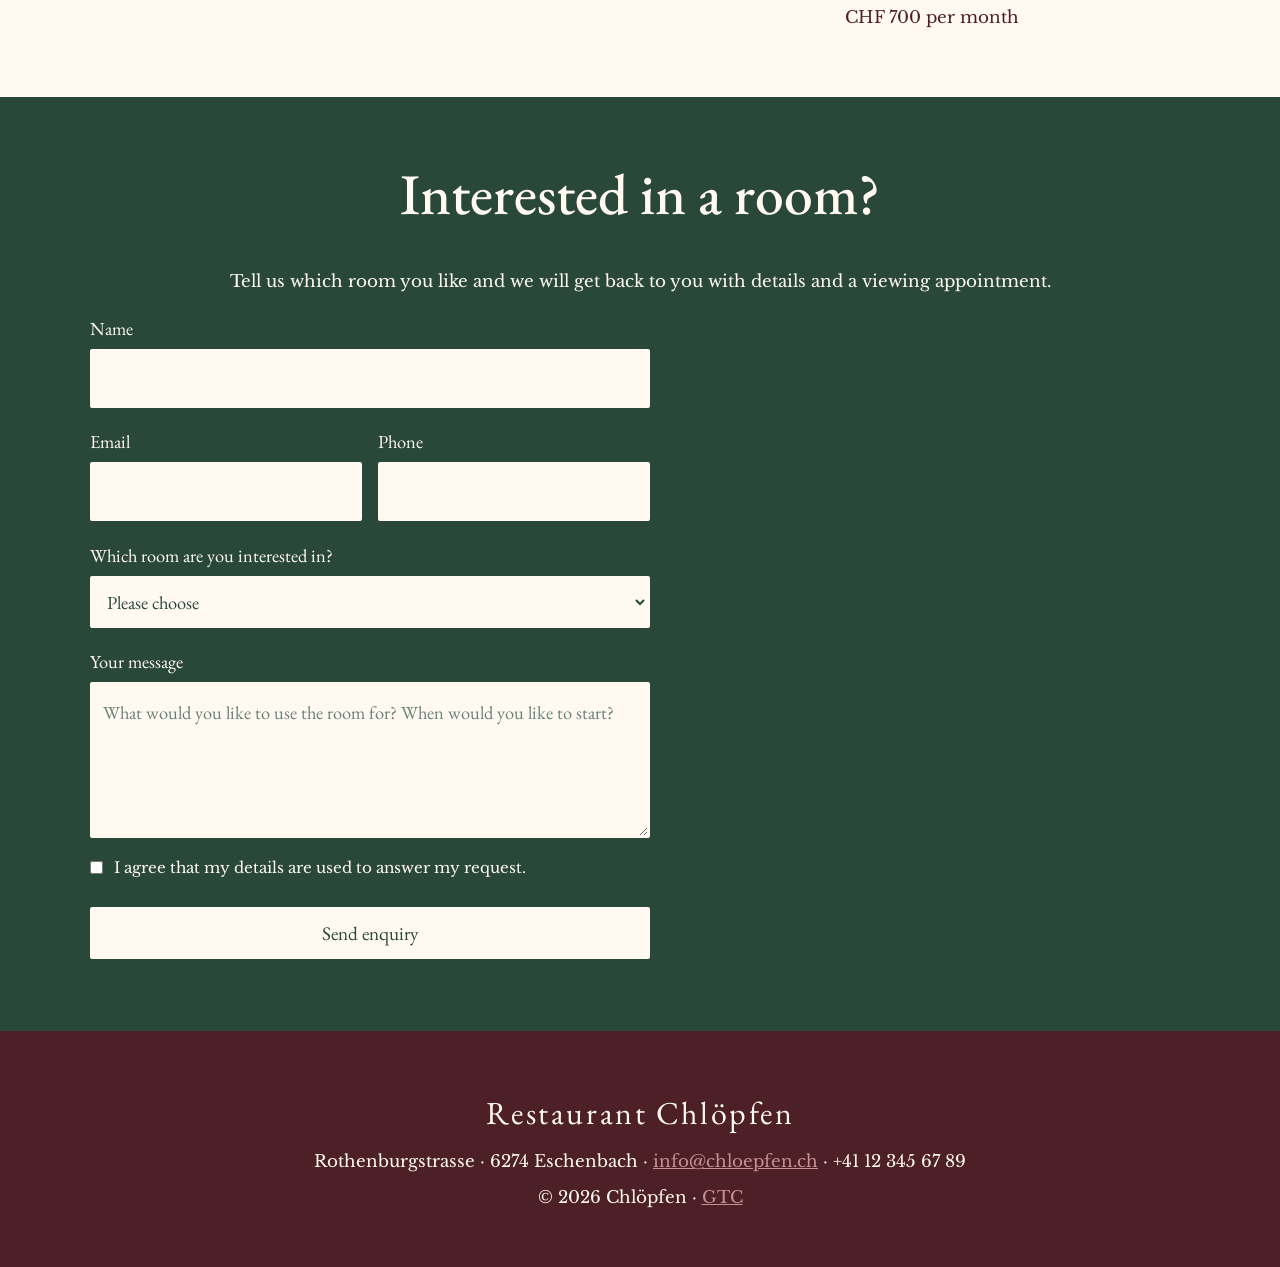
<file: rooms.html>
<!DOCTYPE html>
<html lang="en">
<head>
  <meta charset="UTF-8">
  <meta name="viewport" content="width=device-width, initial-scale=1">
<title>Rooms – Chlöpfen Restaurant</title>
<meta name="description" content="Chlöpfen Restaurant – Rooms for offices, creative spaces and private use">
  <link rel="icon" href="images/logo-small.png">
  <link rel="preconnect" href="https://fonts.googleapis.com">
  <link rel="preconnect" href="https://fonts.gstatic.com" crossorigin>
  <link href="https://fonts.googleapis.com/css2?family=EB+Garamond:wght@400;500;600&family=Libre+Baskerville&display=swap" rel="stylesheet">
  <link rel="stylesheet" href="style.css">
</head>
<body>

  <!-- HEADER / NAVIGATION -->
  <header class="site-header">
    <nav class="nav" aria-label="Main">
      <a class="brand" href="index.html"><img src="images/logo-small.png" alt="Chlöpfen – Home"></a>
      <input type="checkbox" id="menu" class="menu-toggle" aria-label="Open menu">
      <label for="menu" class="menu-btn">Menu</label>
     <ul>
    <li><a href="index.html">Home</a></li>
    <li><a href="restaurant.html">Restaurant</a></li>
    <li><a href="rooms.html" class="active">Rooms</a></li>
    <li><a href="team.html">Team</a></li>
    <li><a href="contact.html">Contact</a></li>
    <li><a href="reservation.html" class="cta">Reservation</a></li>
    </ul>
    </nav>
  </header>
<main>
    <div class="page-title">
      <h1>Rooms</h1>
      <p>Space to work, create and bring your ideas to life</p>
    </div>

    <!-- INTRO TEXT -->
    <section>
      <div class="wrap">
        <p class="center-text">
          On the first floor of Chlöpfen we rent out rooms for offices, creative spaces and private use.
          <br>
          Our Rooms are between 21m2 to 23m2. They can be rented in longterm agreements for CHF 700 per month/room.
        <Br>
          Interested? Fill out the enquiry below and we will get in touch with you.
          
        </p>
      </div>
    </section>

<!-- TEXT LEFT + PICTURE RIGHT -->
<section>
  <div class="wrap">
    <div class="split reverse">

      <div class="split-text">
        <h2>Our Rooms on the first floor</h2>
        <p>Daylight, sourounded by nature and our restaruant just below.
        <br>
        We are renting out three rooms for longer-term use starting from April 2027. 
        <br>
          The pictures below provide inspiration on how the rooms could be used. 
       </p>
      </div>

      <img src="images/1st floor.png" alt="Office rooms on the first floor of Chlöpfen">

    </div>
  </div>
</section>

    <!-- OPTIONAL: PICTURES OF THE ROOMS (same style as Events) -->
    <section>
      <div class="wrap">
        <div class="event-cards">
          <article class="event-card">
            <img src="images/Room 2.png" alt="Office room">
            <h3>Room "Edelweiss"</h3>
            <p>Facing towards fields. 21.15 square meters of space. 
              <br>
              CHF 700 per month</p>
          </article>
          <article class="event-card">
            <img src="images/Room 3.png" alt="Creative space">
            <h3>Room "Daisy"</h3>
            <p>Facing towards our Barn. Total of 23.80 square meters.
            <br>
              CHF 700 per month</p>
          </article>
          <article class="event-card">
            <img src="images/Room 1.png" alt="Private room">
            <h3>Room "Rose"</h3>
            <p>Facing toward our terrasse with chestnut and pergola trees. 21.10 square meters of space.
            <br>
              CHF 700 per month</p>
          </article>
        </div>
      </div>
    </section>

<!-- ROOM ENQUIRY (green) -->
    <section class="reserve" id="enquiry">
      <div class="wrap">
        <h2 class="section-title">Interested in a room?</h2>
        <p class="center-text">Tell us which room you like and we will get back to you with details and a viewing appointment.</p>

        <form class="reserve-form" action="mailto:info@chloepfen.ch" method="post" enctype="text/plain">
          <label>Name
            <input type="text" name="name" required>
          </label>

          <div class="row">
            <label>Email
              <input type="email" name="email" required>
            </label>
            <label>Phone
              <input type="tel" name="phone">
            </label>
          </div>

          <label>Which room are you interested in?
            <select name="room" required>
              <option value="">Please choose</option>
              <option>Room Edelweiss</option>
              <option>Room Daisy</option>
              <option>Room Rose</option>
              <option>Not sure yet</option>
            </select>
          </label>

          <label>Your message
            <textarea name="message" rows="4" placeholder="What would you like to use the room for? When would you like to start?"></textarea>
          </label>

          <label class="consent">
            <input type="checkbox" name="consent" required>
            <span>I agree that my details are used to answer my request.</span>
          </label>

          <button class="btn" type="submit">Send enquiry</button>
        </form>
      </div>
    </section>
  </main>
  
   <!-- FOOTER -->
  <footer class="site-footer">
    <p class="name">Restaurant Chlöpfen</p>
    <p>Rothenburgstrasse · 6274 Eschenbach · <a href="mailto:info@chloepfen.ch">info@chloepfen.ch</a> · +41 12 345 67 89 
    </p>
    <p>&copy; 2026 Chlöpfen · <a href="gtc.html">GTC</a></p>
  </footer>

</body>
</html>
</file>
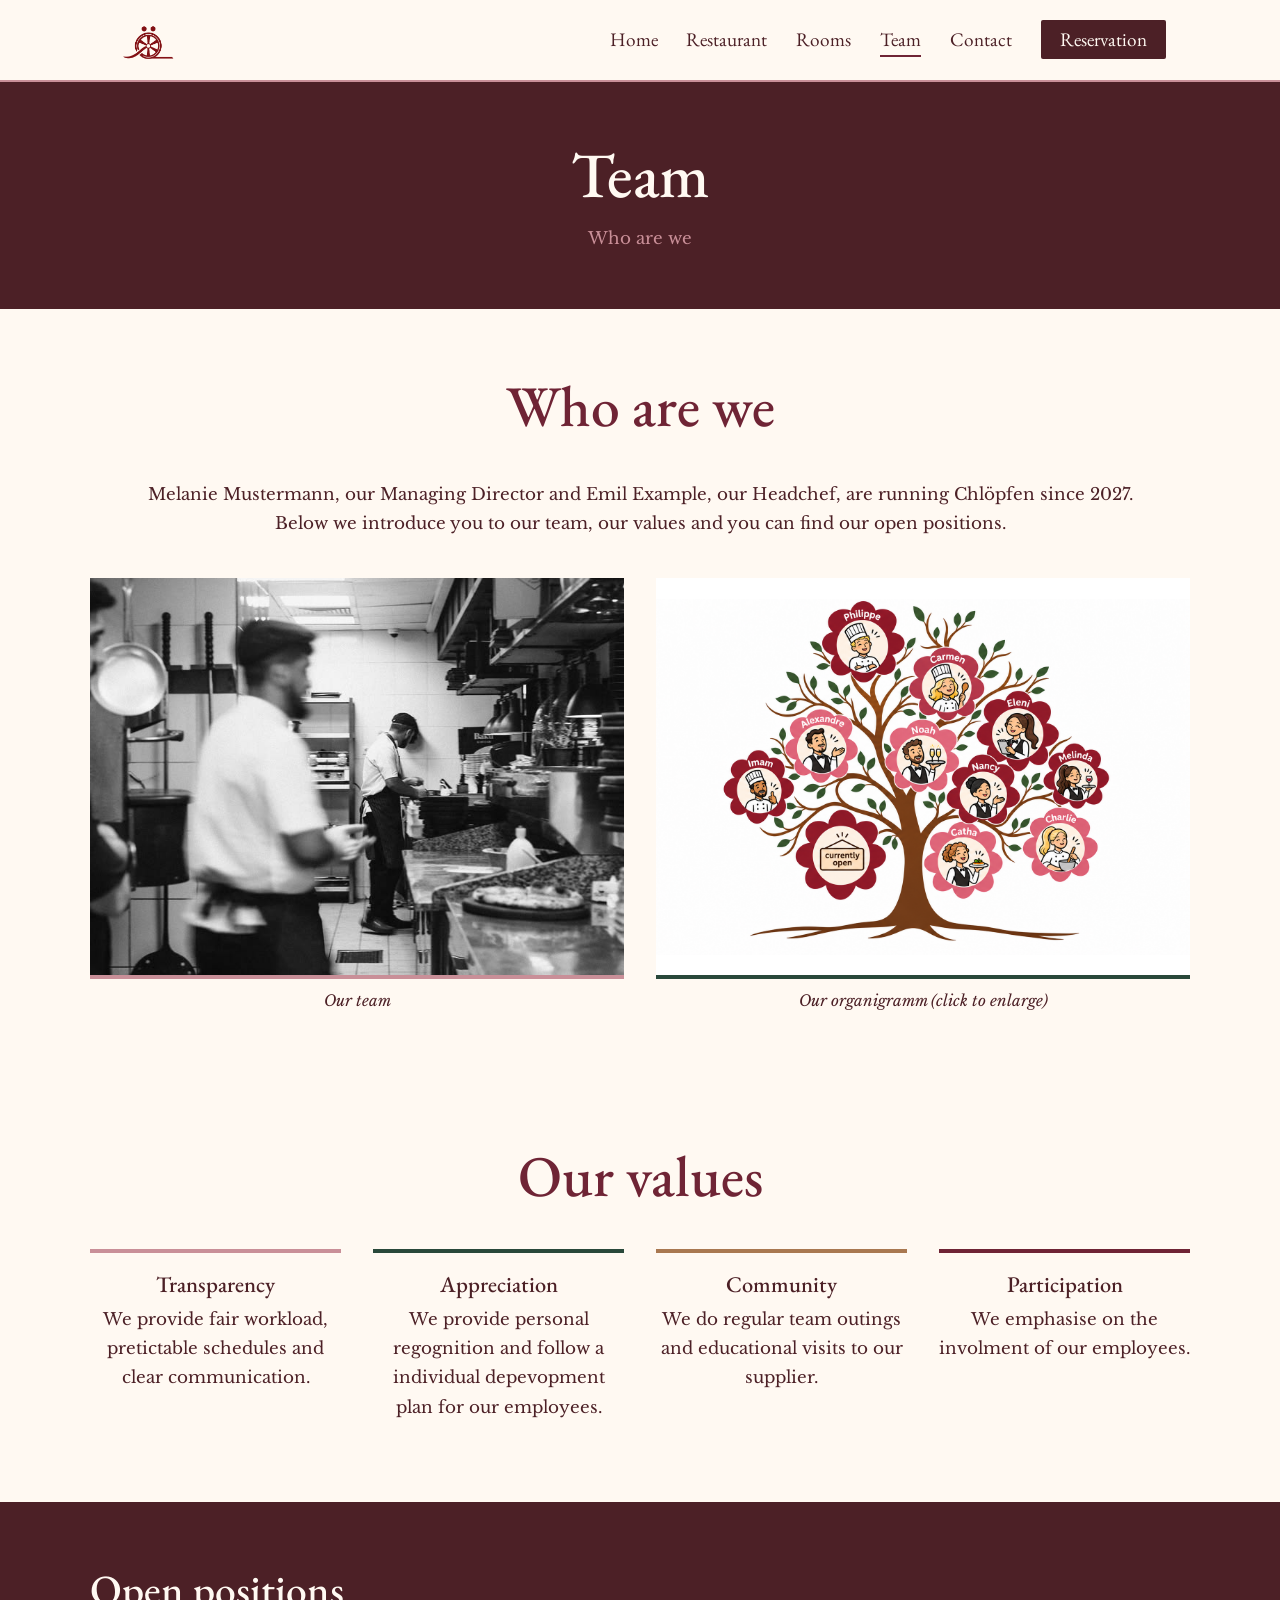
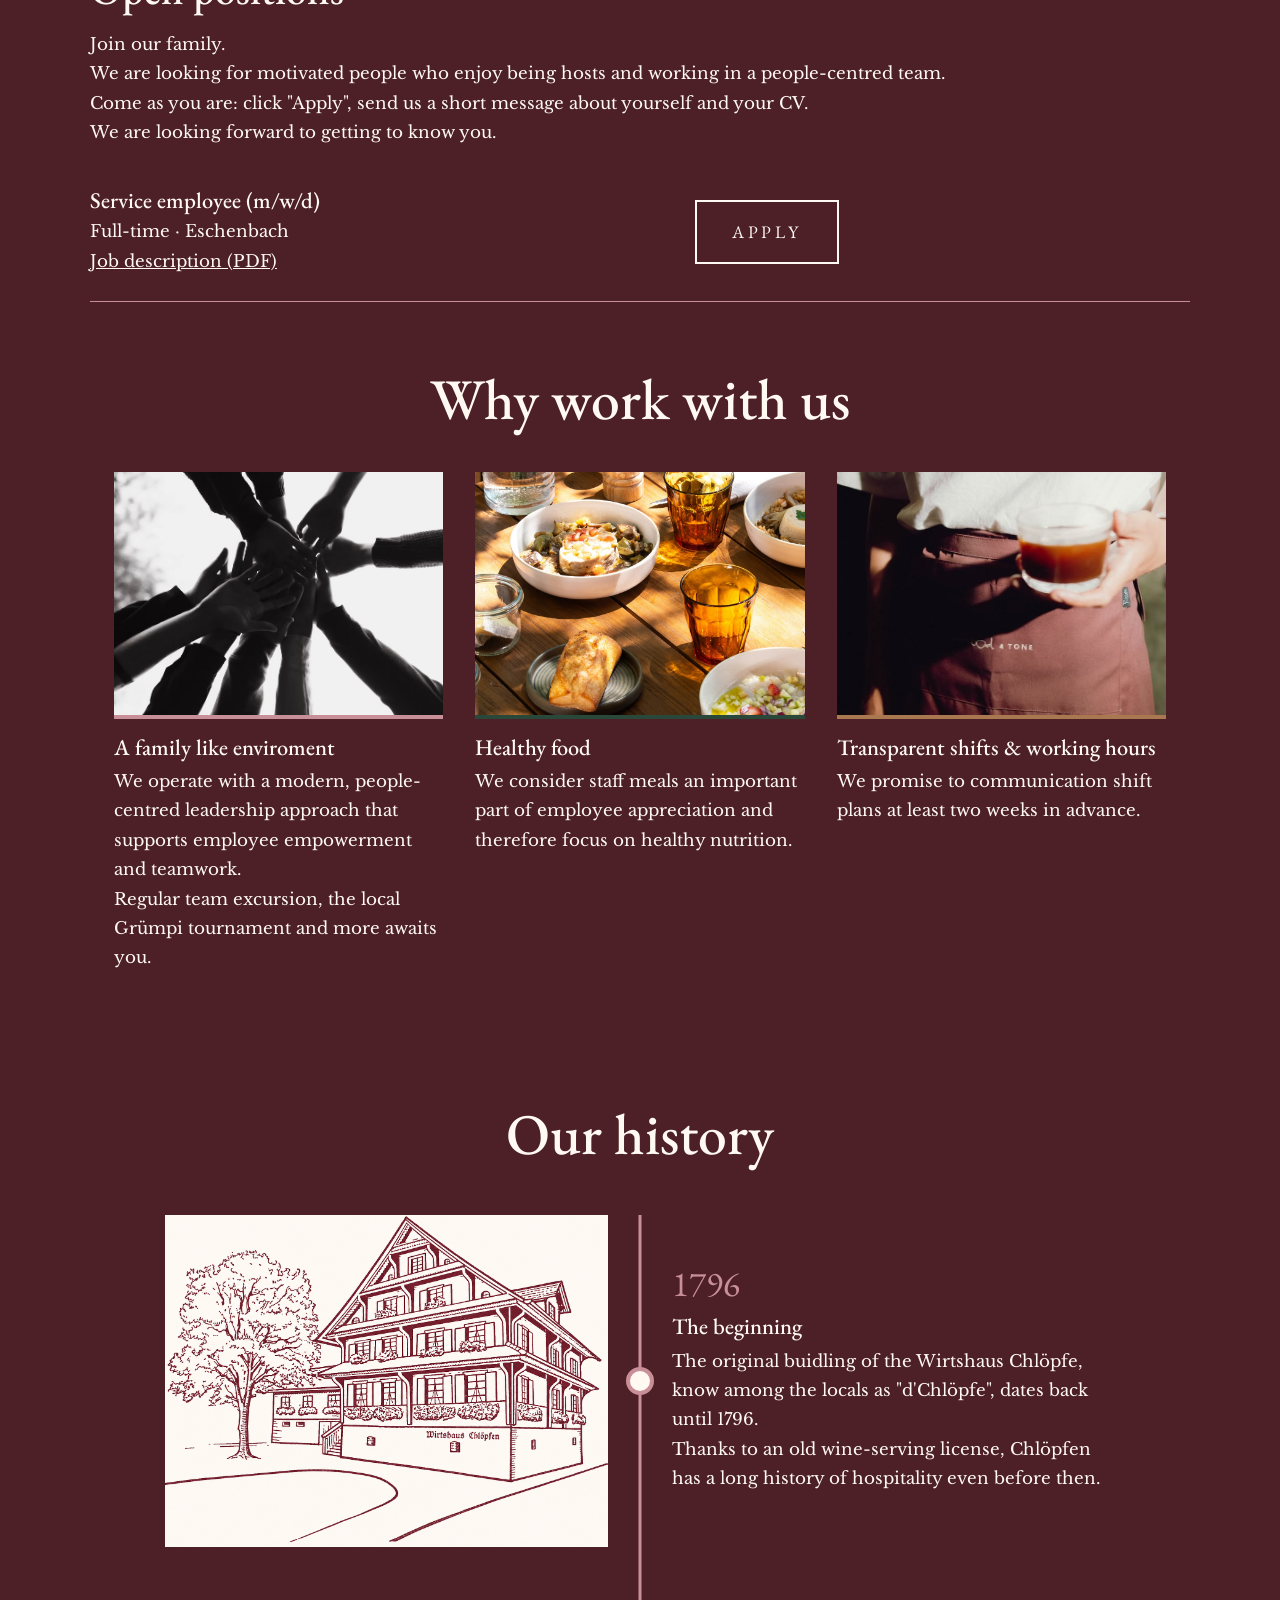
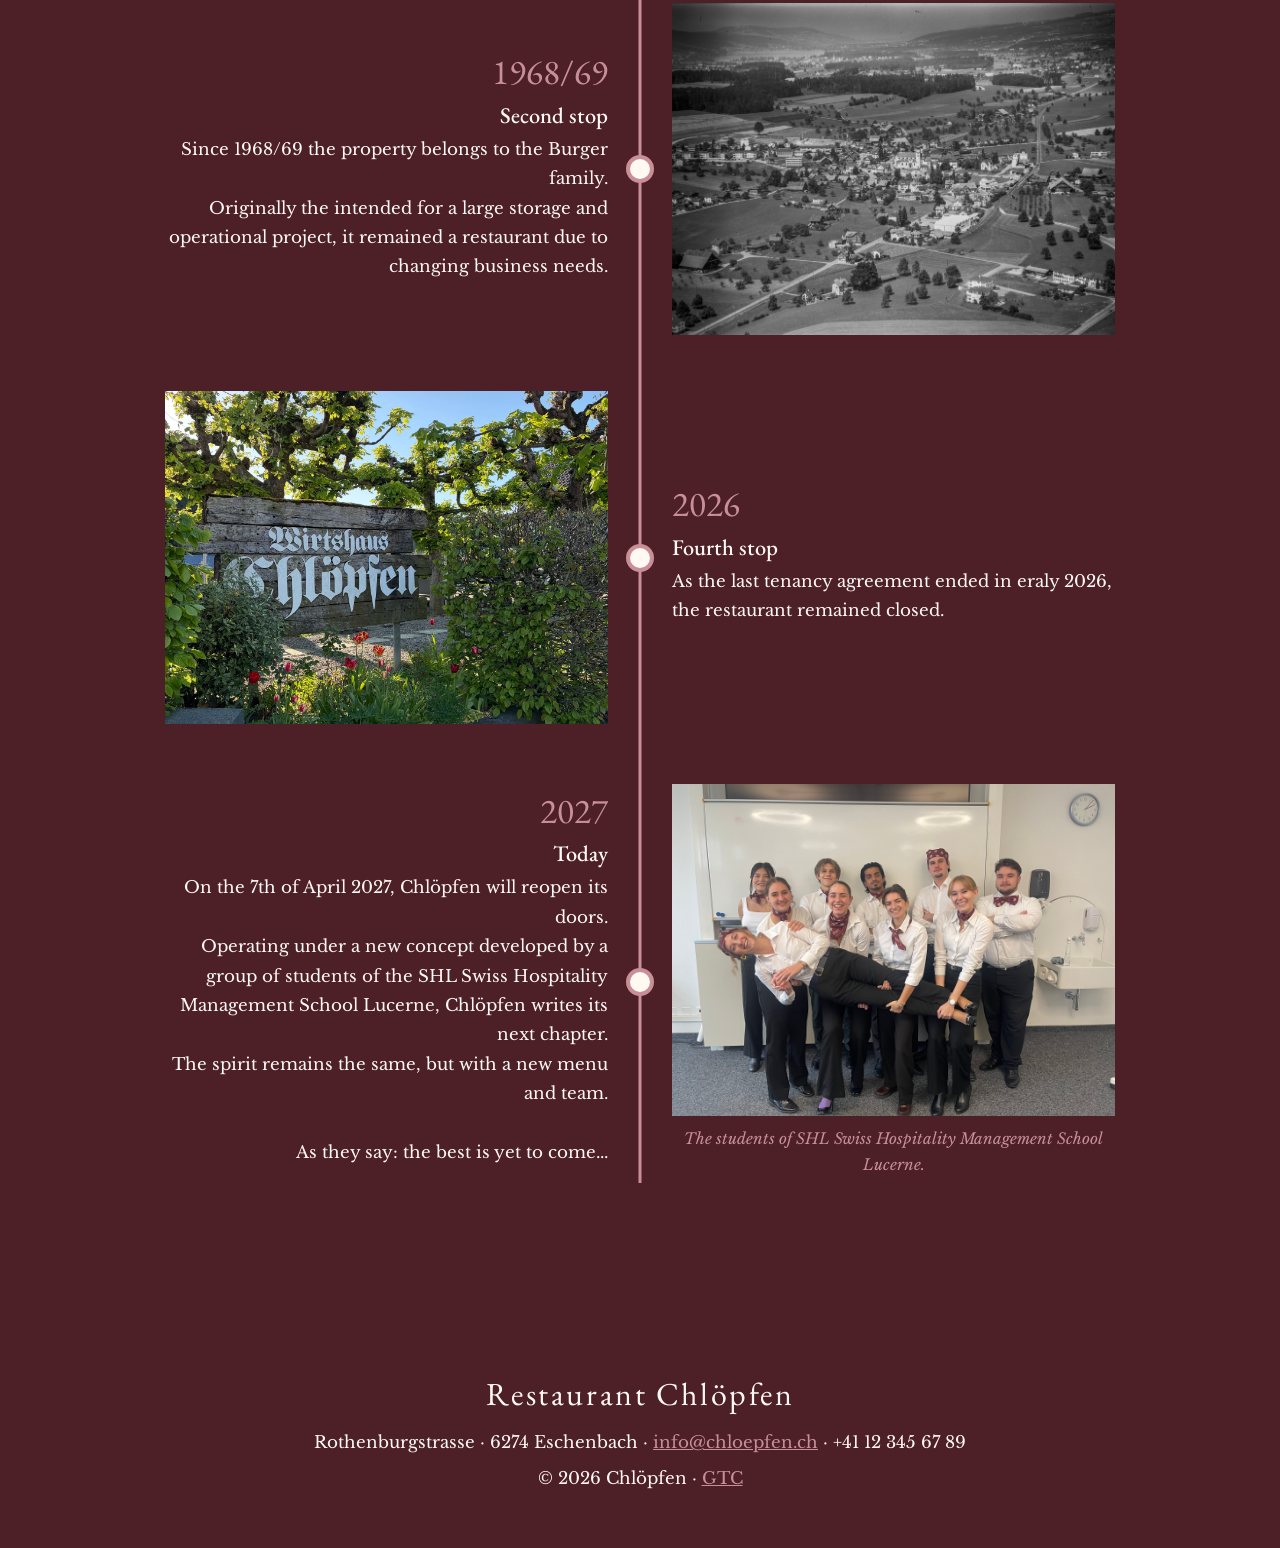
<file: team.html>
<!DOCTYPE html>
<html lang="en">
<head>
  <meta charset="UTF-8">
  <meta name="viewport" content="width=device-width, initial-scale=1">
  <title>Team – Chlöpfen Restaurant</title>
  <meta name="description" content="Chlöpfen Restaurant – Our values, open positions, benefits and history">
  <link rel="icon" href="images/logo-small.png">
  <link rel="preconnect" href="https://fonts.googleapis.com">
  <link rel="preconnect" href="https://fonts.gstatic.com" crossorigin>
  <link href="https://fonts.googleapis.com/css2?family=EB+Garamond:wght@400;500;600&family=Libre+Baskerville&display=swap" rel="stylesheet">
  <link rel="stylesheet" href="style.css">
</head>
<body>

  <!-- HEADER / NAVIGATION -->
  <header class="site-header">
    <nav class="nav" aria-label="Main">
      <a class="brand" href="index.html"><img src="images/logo-small.png" alt="Chlöpfen – Home"></a>
      <input type="checkbox" id="menu" class="menu-toggle" aria-label="Open menu">
      <label for="menu" class="menu-btn">Menu</label>
      <ul>
        <li><a href="index.html">Home</a></li>
        <li><a href="restaurant.html">Restaurant</a></li>
        <li><a href="rooms.html">Rooms</a></li>
        <li><a href="team.html" class="active">Team</a></li>
        <li><a href="contact.html">Contact</a></li>
        <li><a href="reservation.html" class="cta">Reservation</a></li>
      </ul>
    </nav>
  </header>

  <main>
    <div class="page-title">
      <h1>Team</h1>
      <p>Who are we</p>
    </div>

     <!-- 1. WHO ARE WE (centred) -->
    <section>
      <div class="wrap">
        <h2 class="section-title">Who are we</h2>
        <p class="center-text">Melanie Mustermann, our Managing Director and Emil Example, our Headchef, are running Chlöpfen since 2027. 
        <br>
        Below we introduce you to our team, our values and you can find our open positions.</p>

        <div class="who-pictures">
          <figure>
            <img src="images/kitchen.jpg" alt="The Chlöpfen team">
            <figcaption>Our team</figcaption>
          </figure>
          <figure class="org">
            <a href="images/team.png" target="_blank" rel="noopener">
              <img src="images/team.png" alt="Organisation chart of Chlöpfen">
            </a>
            <figcaption>Our organigramm (click to enlarge)</figcaption>
          </figure>
        </div>
      </div>
    </section>

    <!-- 1b. OUR VALUES: FOUR PILLARS -->
    <section>
      <div class="wrap">
        <h2 class="section-title">Our values</h2>
        <div class="pillars">
          <div class="pillar">
            <h3>Transparency</h3>
            <p>We provide fair workload, pretictable schedules and clear communication.</p>
          </div>
          <div class="pillar">
            <h3>Appreciation</h3>
            <p>We provide personal regognition and follow a individual depevopment plan for our employees.</p>
          </div>
          <div class="pillar">
            <h3>Community</h3>
            <p>We do regular team outings and educational visits to our supplier.</p>
          </div>
          <div class="pillar">
            <h3>Participation</h3>
            <p>We emphasise on the involment of our employees.</p>
          </div>
        </div>
      </div>
    </section>

<!-- 2. OPEN POSITIONS -->
<section class="band">
  <div class="wrap">
    <h2>Open positions</h2>
    <p class="wide-text">
      Join our family.<br>
      We are looking for motivated people who enjoy being hosts and working in a people-centred team.<br>
      Come as you are: click "Apply", send us a short message about yourself and your CV. 
      <br> We are looking forward to getting to know you.
    </p>

<div class="job">
  <div>
    <h3>Service employee (m/w/d)</h3>
    <p>Full-time · Eschenbach</p>
    <a class="job-pdf" href="pdf/Jobadertisment_chloepfen.pdf" target="_blank" rel="noopener">Job description (PDF)</a>
  </div>
  <a class="btn-cream" href="mailto:info@chloepfen.ch?subject=Application%20Service%20staff">Apply</a>
</div>

    <!-- 3. BENEFITS (three pictures, like Events) -->
    <section>
      <div class="wrap">
        <h2 class="section-title">Why work with us</h2>
        <div class="event-cards">
          <article class="event-card">
            <img src="images/staff hands.jpg" alt="A friendly team">
            <h3>A family like enviroment</h3>
            <p>We operate with a modern, people-centred leadership approach that supports employee empowerment and teamwork. <br>
            Regular team excursion, the local Grümpi tournament and more awaits you.</p>
          </article>
          <article class="event-card">
             <img src="images/staff food.jpg" alt="Staff meals">
            <h3>Healthy food</h3>
            <p> We consider staff meals an important part of employee appreciation and therefore focus on healthy nutrition.
          </p>
          </article>
          <article class="event-card">
           <img src="images/staff work.jpg" alt="Fair working hours">
            <h3>Transparent shifts & working hours</h3>
            <p>We promise to communication shift plans at least two weeks in advance.</p>
          </article>
        </div>
      </div>
    </section>

    <!-- 4. TIMELINE: HISTORY OF CHLÖPFEN -->
    <section class="band">
      <div class="wrap">
        <h2 class="section-title" style="color:var(--cream)">Our history</h2>

        <div class="timeline">

          <div class="stop">
            <img src="images/Haus.png" alt="Chlöpfen in the early days">
            <div class="stop-text">
              <p class="year">1796</p>
              <h3>The beginning</h3>
              <p>The original buidling of the Wirtshaus Chlöpfe, know among the locals as "d'Chlöpfe", dates back until 1796.
              <br>
              Thanks to an old wine-serving license, Chlöpfen has a long history of hospitality even before then.</p>
            </div>
          </div>

          <div class="stop">
            <img src="images/Eschenbach 1970.jpg" alt="Chlöpfen history, second stage">
            <div class="stop-text">
              <p class="year">1968/69</p>
              <h3>Second stop</h3>
              <p>Since 1968/69 the property belongs to the Burger family. 
                <br>Originally the intended for a large storage and operational project, it remained a restaurant due to changing business needs.</p>
            </div>
          </div>

          <div class="stop">
            <img src="images/History closed.webp" alt="Chlöpfen history, fourth stage">
            <div class="stop-text">
              <p class="year">2026</p>
              <h3>Fourth stop</h3>
              <p>As the last tenancy agreement ended in eraly 2026, the restaurant remained closed.</p>
            </div>
          </div>

          <div class="stop">
  <figure>
    <img src="images/Team.jpeg" alt="The students who wrote the Chlöpfen project">
    <figcaption>The students of SHL Swiss Hospitality Management School Lucerne.</figcaption>
  </figure>
  <div class="stop-text">
    <p class="year">2027</p>
    <h3>Today</h3>
    <p>On the 7th of April 2027, Chlöpfen will reopen its doors.<br>
    Operating under a new concept developed by a group of students of the SHL Swiss Hospitality Management School Lucerne, Chlöpfen writes its next chapter.<br>
    The spirit remains the same, but with a new menu and team.
    <br> 
   <br> 
      As they say: the best is yet to come...</p>
  </div>
</div>
          </div>

        </div>
      </div>
    </section>
  </main>

  <!-- FOOTER -->
  <footer class="site-footer">
    <p class="name">Restaurant Chlöpfen</p>
    <p>Rothenburgstrasse · 6274 Eschenbach · <a href="mailto:info@chloepfen.ch">info@chloepfen.ch</a> · +41 12 345 67 89</p>
    <p>&copy; 2026 Chlöpfen · <a href="gtc.html">GTC</a></p>
  </footer>

</body>
</html>
</file>
<file: style.css>
/* ===== 1. COLOURS & FONTS (change brand values here) ===== */
:root{
  --oxblood:#4C2026;      /* main colour */
  --burgundy:#6F2435;
  --rose:#C98F98;
  --forest:#29483A;
  --cream:#FFF9F2;
  --brown:#A97850;
  --font-title:'EB Garamond',Georgia,serif;
  --font-text:'Baskerville','Baskerville Old Face','Libre Baskerville',Georgia,serif;
}

/* ===== 2. BASE ===== */
*{box-sizing:border-box;margin:0;padding:0}
html{scroll-behavior:smooth}
body{font-family:var(--font-text);background:var(--cream);color:var(--oxblood);line-height:1.75;font-size:1.05rem}
h1,h2,h3{font-family:var(--font-title);font-weight:500;line-height:1.15}
h1{font-size:clamp(2.4rem,6vw,4rem)}
h2{font-size:clamp(1.8rem,4vw,2.6rem);margin-bottom:1rem}
h3{font-size:1.4rem;margin-bottom:.4rem}
p{max-width:62ch;margin-bottom:1rem}
a{color:var(--burgundy)}
img{max-width:100%;height:auto}
:focus-visible{outline:3px solid var(--forest);outline-offset:3px}

/* ===== 3. HEADER & NAVIGATION ===== */
.site-header{position:sticky;top:0;z-index:10;background:var(--cream);border-bottom:2px solid var(--rose)}
.nav{max-width:1100px;margin:auto;padding:.6rem 1.5rem;display:flex;align-items:center;justify-content:space-between}
.nav .brand img{height:52px;display:block}
.nav ul{list-style:none;display:flex;gap:1.8rem;align-items:center}
.nav a{font-family:var(--font-title);font-size:1.2rem;text-decoration:none;color:var(--oxblood);padding:.2rem 0;border-bottom:2px solid transparent}
.nav a:hover,.nav a.active{border-bottom-color:var(--burgundy)}
.nav a.cta{background:var(--oxblood);color:var(--cream);padding:.45rem 1.2rem;border-radius:2px;border:0}
.nav a.cta:hover,.nav a.cta.active{background:var(--burgundy)}
.menu-toggle,.menu-btn{display:none}

/* ===== 4. HERO (home page) ===== */
.hero{text-align:center;padding:1.5rem 1.5rem 4rem}
.hero img{width:min(480px,85%)}
.hero p{margin:1rem auto 2rem;font-size:1.25rem}
.btn{display:inline-block;font-family:var(--font-title);font-size:1.2rem;background:var(--oxblood);color:var(--cream);padding:.7rem 1.8rem;text-decoration:none;border-radius:2px;border:0;cursor:pointer}
.btn:hover{background:var(--burgundy)}
.btn.alt{background:transparent;color:var(--oxblood);border:2px solid var(--oxblood);margin-left:.6rem}
.btn.alt:hover{background:var(--oxblood);color:var(--cream)}

.wide-text{max-width:none}

/* ===== 5. PAGE SECTIONS ===== */
.page-title{background:var(--oxblood);color:var(--cream);text-align:center;padding:3.5rem 1.5rem}
.page-title p{margin:.8rem auto 0;color:var(--rose)}
section{padding:4rem 1.5rem}
.wrap{max-width:1100px;margin:auto}
.band{background:var(--oxblood);color:var(--cream)}
.band h2,.band a{color:var(--cream)}
.grid{display:grid;grid-template-columns:repeat(auto-fit,minmax(260px,1fr));gap:2rem;margin-top:2rem}
.card{border-top:4px solid var(--rose);padding-top:1rem}
.card:nth-child(2){border-color:var(--forest)}
.card:nth-child(3){border-color:var(--brown)}
.wrap{max-width:1100px;margin:auto}
.center-text{text-align:center;max-width:none}

/* ===== 6. PDF VIEWER ===== */
.pdf-box{border:2px solid var(--rose);background:#fff}
.pdf-box object{display:block;width:100%;height:80vh;min-height:520px}
.pdf-note{margin-top:1rem}

/* ===== 7. FORMS (reservation & contact) ===== */
form{display:grid;gap:1.1rem;max-width:560px}
label{font-family:var(--font-title);font-size:1.15rem;display:grid;gap:.3rem}
input,select,textarea{font:inherit;padding:.7rem;border:1.5px solid var(--oxblood);background:#fff;color:var(--oxblood);border-radius:2px}
.row{display:grid;grid-template-columns:1fr 1fr;gap:1rem}

/* ===== 8. FOOTER ===== */
.site-footer{background:var(--oxblood);color:var(--cream);padding:3rem 1.5rem;text-align:center}
.site-footer .name{font-family:var(--font-title);font-size:2rem;letter-spacing:.08em}
.site-footer p{margin:.4rem auto;max-width:none}
.site-footer a{color:var(--rose)}

/* ===== 9. MOBILE ===== */
@media(max-width:780px){
  .menu-btn{display:block;font-family:var(--font-title);font-size:1.2rem;cursor:pointer;border:2px solid var(--oxblood);padding:.3rem .9rem}
  .nav{flex-wrap:wrap}
  .nav ul{display:none;flex-direction:column;align-items:flex-start;gap:.8rem;width:100%;padding:1rem 0}
  .menu-toggle:checked ~ ul{display:flex}
  .row{grid-template-columns:1fr}
}
@media(prefers-reduced-motion:reduce){html{scroll-behavior:auto}}

/* ===== 10. BANNER ===== */
.banner{padding:1.5rem 1.5rem 0} 
.banner img{display:block;width:100%;max-width:900px;height:auto;margin:0 auto}

/* ===== EVENTS: THREE PICTURE CARDS ===== */
.event-cards{display:grid;grid-template-columns:repeat(auto-fit,minmax(260px,1fr));gap:2rem}
.event-card img{display:block;width:100%;aspect-ratio:4/3;object-fit:cover;margin-bottom:1rem;border-bottom:4px solid var(--rose)}
.event-card:nth-child(2) img{border-color:var(--forest)}
.event-card:nth-child(3) img{border-color:var(--brown)}
.event-card p{margin-bottom:0}
.section-title{font-size:clamp(2.4rem,6vw,3.6rem);color:var(--burgundy);text-align:center;max-width:none;margin-bottom:2.5rem}
.split{display:grid;grid-template-columns:1fr 1.2fr;gap:3rem;align-items:center}
.split img{display:block;width:100%;max-width:430px;height:auto;justify-self:center}
.split-text h2{text-align:left}
.split-text p{max-width:none}
@media(max-width:700px){.split{grid-template-columns:1fr}}

/* ===== PICTURE + TEXT SIDE BY SIDE (Events and Rooms) ===== */
.split{display:grid;grid-template-columns:1fr 1.2fr;gap:3rem;align-items:center}
.split img{display:block;width:100%;max-width:520px;height:auto;justify-self:center}
.split-text h2{text-align:left}
.split-text p{max-width:none}
.split.reverse{grid-template-columns:1.2fr 1fr}
@media(max-width:700px){.split,.split.reverse{grid-template-columns:1fr}}

.band .btn.alt{background:var(--cream);color:var(--oxblood);border-color:var(--cream)}
.band .btn.alt:hover{background:transparent;color:var(--cream)}

.reserve .consent{display:flex;align-items:flex-start;gap:.7rem;font-family:var(--font-text);font-size:.95rem}
.reserve .consent input{width:auto;margin-top:.35rem}

/* ===== RESERVATION: FOREST GREEN + CREAM ===== */
.reserve{background:var(--forest);color:var(--cream)}
.reserve .section-title{color:var(--cream)}
.reserve a{color:var(--cream)}
.reserve input,
.reserve select,
.reserve textarea{background:var(--cream);color:var(--forest);border:2px solid var(--cream)}
.reserve ::placeholder{color:#6b8277}
.reserve .btn{background:var(--cream);color:var(--forest);border:2px solid var(--cream)}
.reserve .btn:hover{background:transparent;color:var(--cream)}
.reserve :focus-visible{outline-color:var(--cream)}

/* ===== GALLERY: TWO EQUAL PICTURES ===== */
.gallery{display:grid;grid-template-columns:repeat(2,1fr);gap:.8rem}
.split.offer .gallery img{width:100%;max-width:none;aspect-ratio:1/1;object-fit:cover;border-bottom:4px solid var(--rose)}
.split.offer .gallery img:nth-child(2){border-color:var(--forest)}

/* ===== GREEN OUTLINE BUTTON ===== */
.btn-green{display:inline-block;margin-top:.5rem;font-family:var(--font-title);font-size:1.1rem;text-transform:uppercase;letter-spacing:.2em;color:var(--forest);background:transparent;border:2px solid var(--forest);padding:.9rem 2.2rem;text-decoration:none}
.btn-green:hover{background:var(--forest);color:var(--cream)}

/* ===== CREAM OUTLINE BUTTON (for dark sections) ===== */
.btn-cream{display:inline-block;margin-top:.5rem;font-family:var(--font-title);font-size:1.1rem;text-transform:uppercase;letter-spacing:.2em;color:var(--cream);background:transparent;border:2px solid var(--cream);padding:.9rem 2.2rem;text-decoration:none}
.btn-cream:hover{background:var(--cream);color:var(--oxblood)}

/* ===== FAMILIES: CARDS LEFT, PICTURE RIGHT ===== */
.family-layout{display:grid;grid-template-columns:1.3fr 1fr;gap:3rem;align-items:center;margin-top:2rem}
.family-layout .family-cards{grid-template-columns:repeat(2,1fr);margin-top:0}
.family-layout > img{display:block;width:100%;aspect-ratio:4/3;object-fit:cover;border-bottom:4px solid var(--rose)}
@media(max-width:700px){
  .family-layout,.family-layout .family-cards{grid-template-columns:1fr}
}

/* ===== GALLERY RESTAURANT TATARENHUT: THREE PICTURES ===== */
.gallery.three{grid-template-columns:repeat(3,1fr)}
.split.offer .gallery.three img{aspect-ratio:3/4}

/* ===== TEAM: OPEN POSITIONS ===== */
.jobs{margin-top:2rem}
.job{display:flex;justify-content:space-between;align-items:center;gap:1.5rem;padding:1.4rem 0;border-bottom:1px solid var(--rose)}
.job h3{margin-bottom:.2rem}
.job p{margin-bottom:0}

/* ===== TEAM: TIMELINE ===== */
.timeline{position:relative;max-width:950px;margin:3rem auto 0}
.timeline::before{content:"";position:absolute;left:50%;top:0;bottom:0;width:3px;background:var(--rose);transform:translateX(-50%)}
.stop{position:relative;display:grid;grid-template-columns:1fr 1fr;gap:4rem;align-items:center;margin-bottom:3.5rem}
.stop:last-child{margin-bottom:0}
.stop::before{content:"";position:absolute;left:50%;top:50%;width:20px;height:20px;border-radius:50%;background:var(--cream);border:4px solid var(--rose);transform:translate(-50%,-50%)}
.stop img{display:block;width:100%;aspect-ratio:4/3;object-fit:cover}
.stop:nth-child(even) .stop-text{order:-1;text-align:right}
.stop:nth-child(even) .stop-text p{margin-left:auto}
.year{font-family:var(--font-title);font-size:2.2rem;color:var(--rose);margin-bottom:0}
.stop-text h3{margin-bottom:.4rem}

@media(max-width:700px){
  .job{flex-direction:column;align-items:flex-start}
  .timeline::before,.stop::before{display:none}
  .stop{grid-template-columns:1fr;gap:1rem}
  .stop:nth-child(even) .stop-text{order:0;text-align:left}
  .stop:nth-child(even) .stop-text p{margin-left:0}
}

.stop figure{margin:0}
.stop figcaption{margin-top:.6rem;font-size:.95rem;font-style:italic;color:var(--rose);text-align:center}

/* ===== TEAM: WHO ARE WE ===== */
.who-pictures{display:grid;grid-template-columns:1fr 1fr;gap:2rem;margin-top:2.5rem}
.who-pictures figure{margin:0}
.who-pictures img{display:block;width:100%;aspect-ratio:4/3;object-fit:cover;border-bottom:4px solid var(--rose)}
.who-pictures .org img{object-fit:contain;background:#fff;border-bottom-color:var(--forest)}
.who-pictures figcaption{margin-top:.6rem;text-align:center;font-style:italic;font-size:.95rem}

/* ===== TEAM: FOUR PILLARS ===== */
.pillars{display:grid;grid-template-columns:repeat(4,1fr);gap:2rem;margin-top:2.5rem}
.pillar{text-align:center;border-top:4px solid var(--rose);padding-top:1.2rem}
.pillar:nth-child(2){border-color:var(--forest)}
.pillar:nth-child(3){border-color:var(--brown)}
.pillar:nth-child(4){border-color:var(--burgundy)}
.pillar p{margin-left:auto;margin-right:auto}

@media(max-width:900px){.pillars{grid-template-columns:repeat(2,1fr)}}
@media(max-width:600px){.who-pictures,.pillars{grid-template-columns:1fr}}

/* ===== POPUP NOTICE ===== */
.notice{border:0;border-top:6px solid var(--rose);background:var(--cream);color:var(--oxblood);padding:2.5rem 2rem 2rem;max-width:min(520px,92vw);margin:auto;text-align:center;box-shadow:0 20px 60px rgba(76,32,38,.35)}
.notice::backdrop{background:rgba(76,32,38,.65)}
.notice h2{margin-bottom:1rem}
.notice p{margin-left:auto;margin-right:auto}
.notice-close{position:absolute;top:.4rem;right:.8rem;background:none;border:0;font-size:2.2rem;line-height:1;color:var(--oxblood);cursor:pointer}
.notice-close:hover{color:var(--burgundy)}
.notice img{display:block;width:100%;max-height:260px;object-fit:cover;margin-top:1.5rem}



/* ===== CONTACT: MAP LEFT, TEXT RIGHT ===== */
.contact-grid{display:grid;grid-template-columns:1fr 1fr;gap:3rem;align-items:start}
.contact-left{text-align:center}
.contact-left img{display:block;width:100%;max-width:520px;height:auto;margin:0 auto}
.contact-right{text-align:center}
.contact-right p{max-width:none;margin-left:auto;margin-right:auto}
.credit{font-size:.95rem;margin-top:2rem}
.credit a{color:var(--burgundy);text-decoration:underline;text-underline-offset:4px}
@media(max-width:800px){.contact-grid{grid-template-columns:1fr}}


/* ===== BUTTON SPACING ===== */
.btn{margin-top:.5rem;margin-bottom:.5rem}

@media(max-width:600px){
  .btn,.btn.alt{display:block;width:100%;max-width:320px;margin:.9rem auto;text-align:center}
}

.btn-green,.btn-cream{display:block;max-width:320px;margin:.9rem auto;text-align:center}

/* ===== PHONE: SIDE SPACING ===== */
@media(max-width:800px){
  section{padding-left:1.5rem;padding-right:1.5rem}
  .contact-grid{grid-template-columns:minmax(0,1fr);gap:2rem}
  .contact-left,.contact-right{min-width:0;text-align:center}
  .contact-left img{max-width:100%;margin:0 auto}
  .contact-right p,.credit{margin-left:auto;margin-right:auto;overflow-wrap:anywhere}
}

/* ===== CONTACT PAGE: TWO COLUMNS, EACH CENTRED IN ITS HALF ===== */
.contact-grid{display:grid;grid-template-columns:minmax(0,1fr) minmax(0,1fr);gap:0;max-width:1000px;margin:0 auto}
.contact-left,.contact-right{display:flex;flex-direction:column;align-items:center;text-align:center;padding:0 2.5rem;min-width:0}
.contact-left img{display:block;width:100%;max-width:420px;height:auto;margin:0 auto 1rem}
.contact-right p{max-width:38ch;margin-left:auto;margin-right:auto;overflow-wrap:anywhere}
.contact-right .small-photo{width:100%;max-width:260px;height:auto;margin:1.5rem auto}
.credit{font-size:.95rem;margin-top:2rem}
.credit a{color:var(--burgundy);text-decoration:underline;text-underline-offset:4px}

@media(max-width:800px){
  .contact-grid{grid-template-columns:minmax(0,1fr);gap:2.5rem}
  .contact-left,.contact-right{padding:0 1rem}
  section{padding-left:2rem;padding-right:2rem}
}

  .reopen-box{border:2px solid var(--forest);padding:2rem 1.5rem;margin-top:1rem}
</file>
